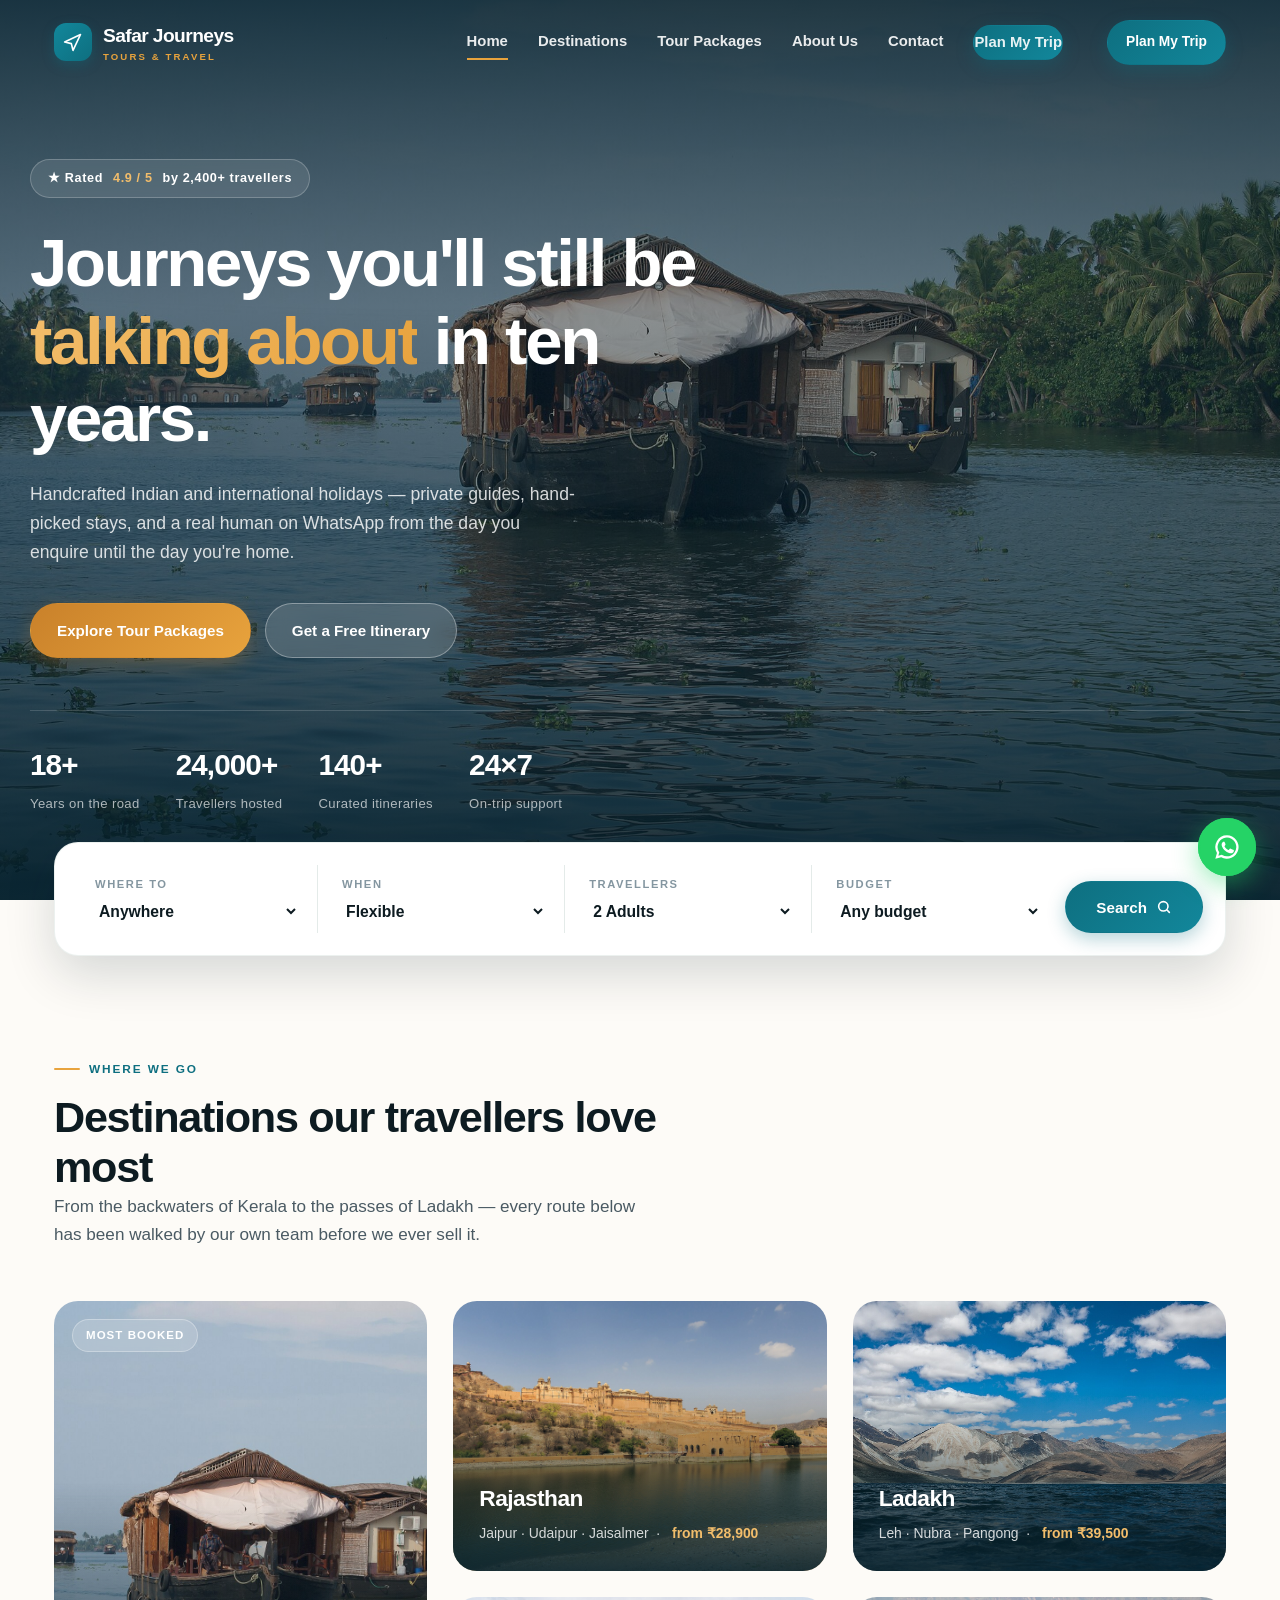
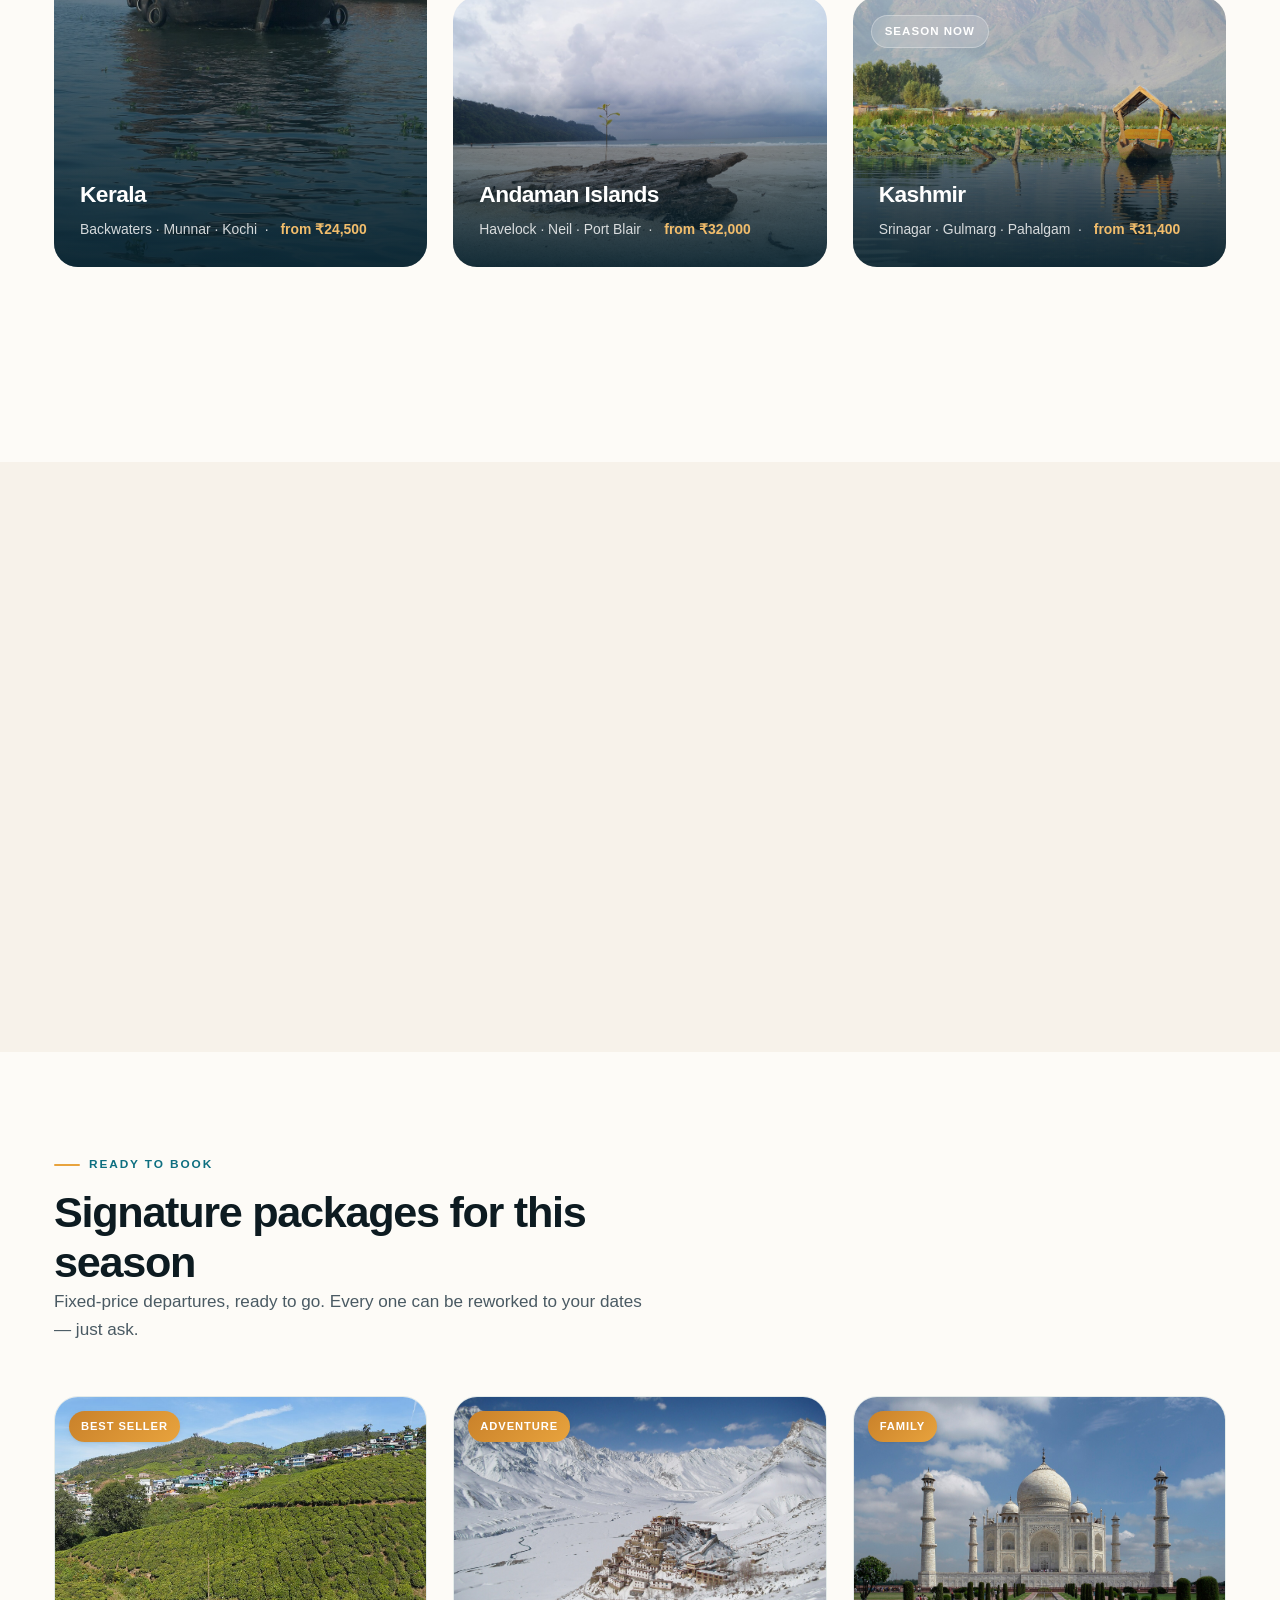
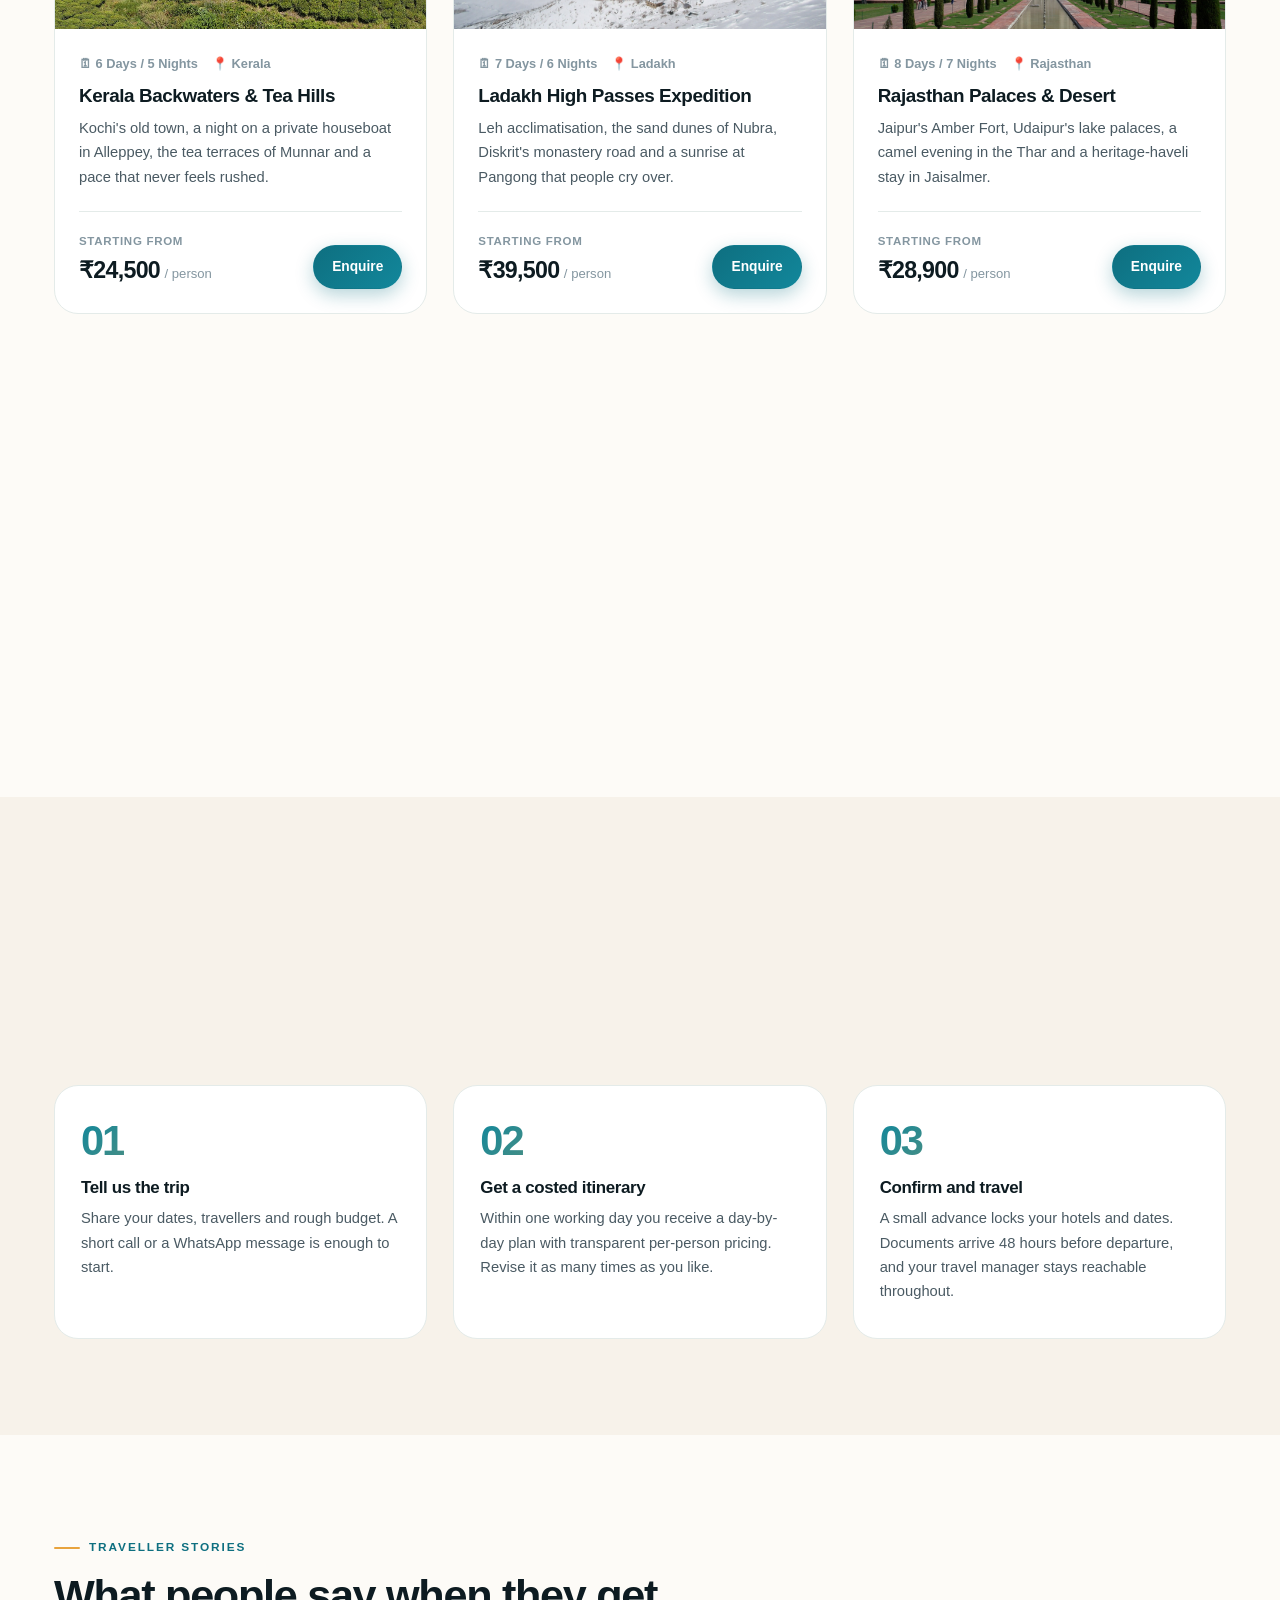
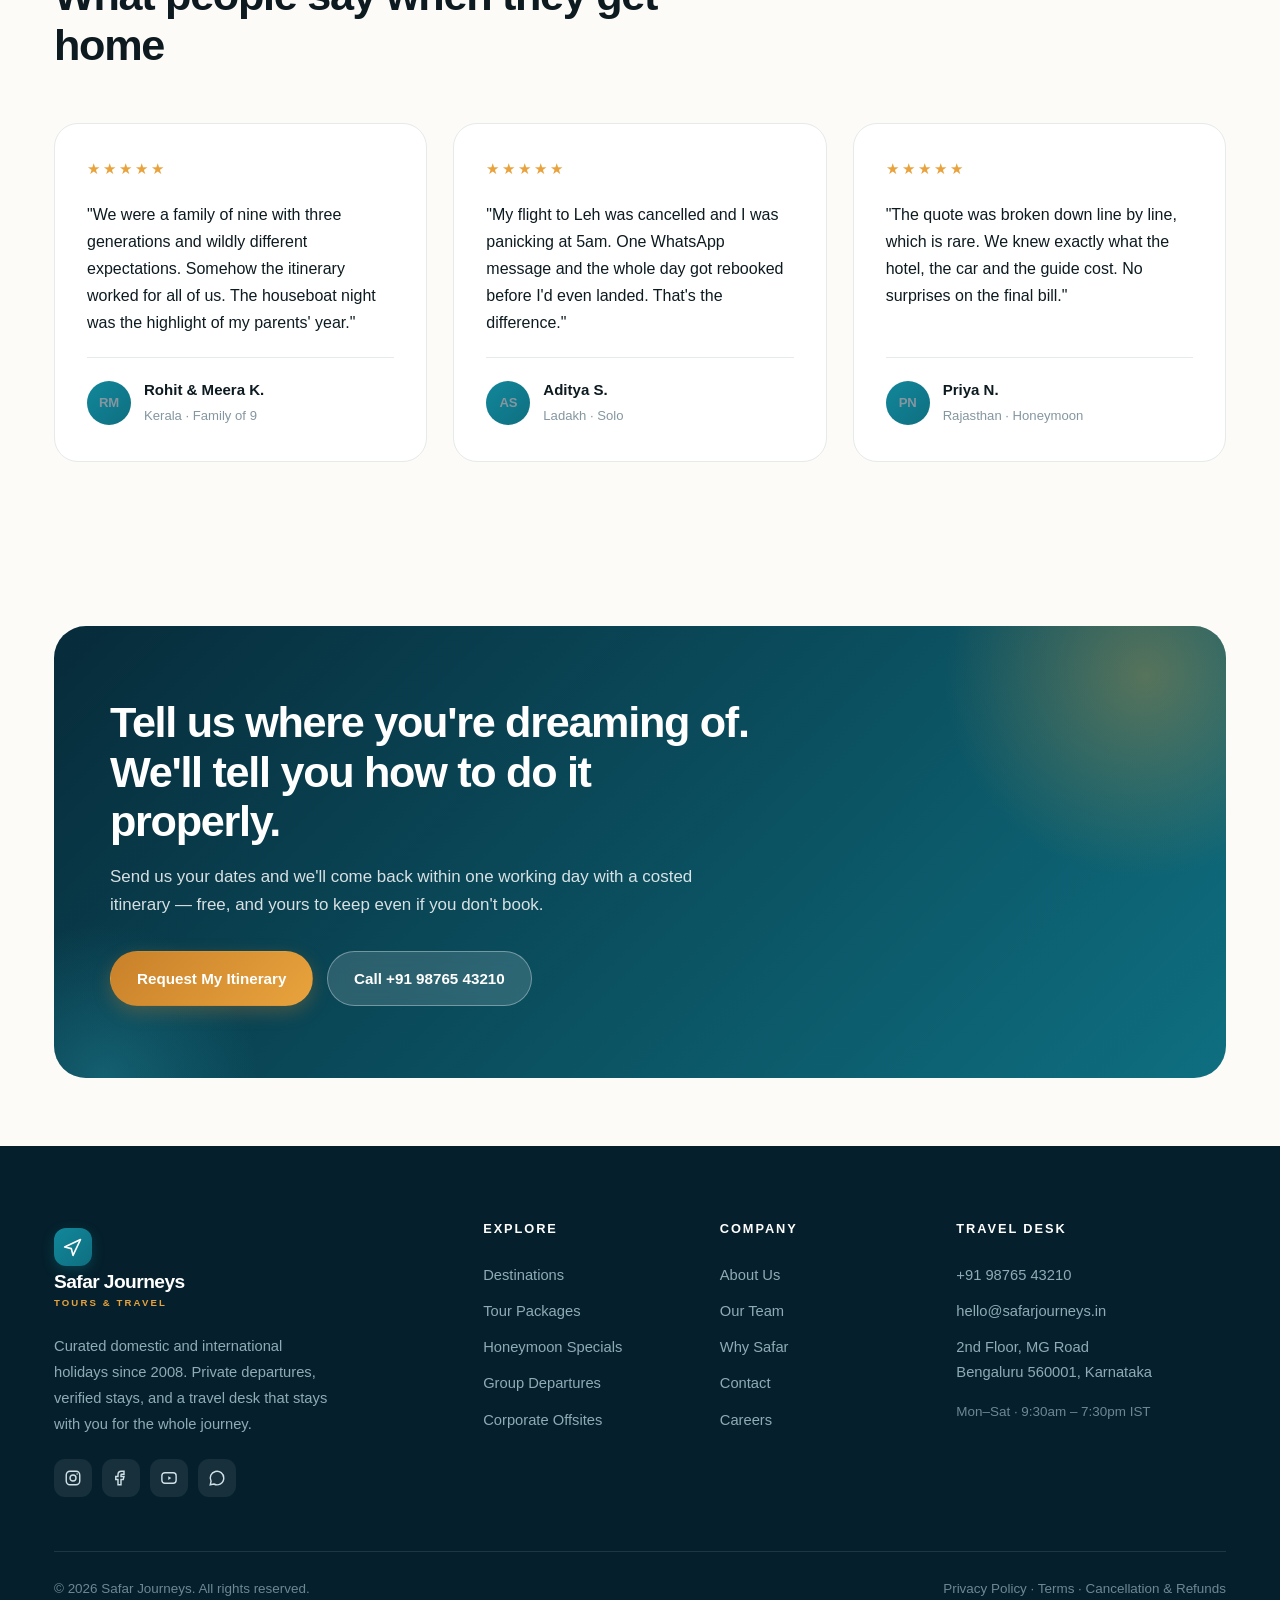
<file: index.html>
<!DOCTYPE html>
<html lang="en">
<head>
<meta charset="utf-8">
<meta name="viewport" content="width=device-width, initial-scale=1">
<title>Safar Journeys — Curated Tours & Holidays Across India and Beyond</title>
<meta name="description" content="Safar Journeys designs private, handcrafted holidays across India and overseas. Small groups, verified hotels, 24×7 on-trip support. Request a tailored itinerary.">
<link rel="icon" href="data:image/svg+xml,%3Csvg xmlns='http://www.w3.org/2000/svg' viewBox='0 0 24 24'%3E%3Crect width='24' height='24' rx='6' fill='%230e6f80'/%3E%3Cpath d='M4 12l16-7-7 16-2-7-7-2z' fill='%23fff'/%3E%3C/svg%3E">

<!-- social / link preview -->
<meta property="og:type" content="website">
<meta property="og:site_name" content="Safar Journeys">
<meta property="og:title" content="Safar Journeys — Curated Tours &amp; Holidays">
<meta property="og:description" content="Handcrafted Indian and international holidays. Private guides, hand-picked stays, a real human on WhatsApp from enquiry to homecoming.">
<meta property="og:image" content="assets/img/kerala.jpg">
<meta property="og:url" content="https://anirudh010513.github.io/safar-journeys/">
<meta name="twitter:card" content="summary_large_image">
<meta name="theme-color" content="#072b3a">

<link rel="stylesheet" href="assets/css/style.css">
</head>
<body>

<!-- ===================== HEADER ===================== -->
<header class="header">
  <div class="wrap header__row">
    <a class="brand" href="index.html">
      <span class="brand__mark">
        <svg width="20" height="20" viewBox="0 0 24 24" fill="none" stroke="currentColor" stroke-width="2" stroke-linecap="round" stroke-linejoin="round"><path d="M2 12l19-9-9 19-2-8-8-2z"/></svg>
      </span>
      <span>Safar Journeys<span class="brand__sub">Tours &amp; Travel</span></span>
    </a>

    <nav class="nav">
      <a href="index.html" class="active">Home</a>
      <a href="destinations.html">Destinations</a>
      <a href="packages.html">Tour Packages</a>
      <a href="about.html">About Us</a>
      <a href="contact.html">Contact</a>
      <a href="contact.html" class="btn btn--primary btn--sm">Plan My Trip</a>
    </nav>

    <a href="contact.html" class="btn btn--primary btn--sm header__cta">Plan My Trip</a>
    <button class="burger" aria-label="Menu"><span></span><span></span><span></span></button>
  </div>
</header>

<!-- ===================== HERO ===================== -->
<section class="hero">
  <div class="hero__media">
    <img src="assets/img/kerala.jpg" alt="Houseboat drifting through the backwaters of Kerala at golden hour" fetchpriority="high">
  </div>
  <div class="wrap hero__inner">
    <span class="hero__badge">★ Rated <b>4.9 / 5</b> by 2,400+ travellers</span>

    <h1>Journeys you'll still be <em>talking about</em> in ten years.</h1>

    <p class="hero__text">
      Handcrafted Indian and international holidays — private guides, hand-picked stays,
      and a real human on WhatsApp from the day you enquire until the day you're home.
    </p>

    <div class="hero__actions">
      <a href="packages.html" class="btn btn--sand">Explore Tour Packages</a>
      <a href="contact.html" class="btn btn--light">Get a Free Itinerary</a>
    </div>

    <div class="hero__trust">
      <div class="trust"><b data-count="18" data-suffix="+">0</b><span>Years on the road</span></div>
      <div class="trust"><b data-count="24000" data-suffix="+">0</b><span>Travellers hosted</span></div>
      <div class="trust"><b data-count="140" data-suffix="+">0</b><span>Curated itineraries</span></div>
      <div class="trust"><b>24×7</b><span>On-trip support</span></div>
    </div>
  </div>
</section>

<!-- ===================== SEARCH ===================== -->
<div class="wrap search">
  <form class="search__card" data-search>
    <div class="field">
      <label for="s-dest">Where to</label>
      <select id="s-dest" name="destination">
        <option value="">Anywhere</option>
        <option>Kerala</option>
        <option>Rajasthan</option>
        <option>Ladakh</option>
        <option>Kashmir</option>
        <option>Goa</option>
        <option>Andaman Islands</option>
        <option>Himachal Pradesh</option>
        <option>Meghalaya</option>
        <option>Bali</option>
        <option>Dubai</option>
        <option>Thailand</option>
        <option>Singapore</option>
      </select>
    </div>
    <div class="field">
      <label for="s-month">When</label>
      <select id="s-month" name="month">
        <option value="">Flexible</option>
        <option>January</option><option>February</option><option>March</option>
        <option>April</option><option>May</option><option>June</option>
        <option>July</option><option>August</option><option>September</option>
        <option>October</option><option>November</option><option>December</option>
      </select>
    </div>
    <div class="field">
      <label for="s-pax">Travellers</label>
      <select id="s-pax" name="travellers">
        <option>2 Adults</option>
        <option>1 Adult</option>
        <option>2 Adults, 1 Child</option>
        <option>4+ Adults</option>
        <option>Group / Corporate</option>
      </select>
    </div>
    <div class="field">
      <label for="s-budget">Budget</label>
      <select id="s-budget" name="budget">
        <option>Any budget</option>
        <option>Under ₹25,000 pp</option>
        <option>₹25,000 – ₹50,000 pp</option>
        <option>₹50,000 – ₹1,00,000 pp</option>
        <option>₹1,00,000+ pp</option>
      </select>
    </div>
    <button class="btn btn--primary" type="submit">
      Search
      <svg width="16" height="16" viewBox="0 0 24 24" fill="none" stroke="currentColor" stroke-width="2.4" stroke-linecap="round"><circle cx="11" cy="11" r="7"/><path d="M20 20l-3.5-3.5"/></svg>
    </button>
  </form>
</div>

<!-- ===================== DESTINATIONS ===================== -->
<section class="section">
  <div class="wrap">
    <div class="head rv">
      <span class="eyebrow">Where we go</span>
      <h2>Destinations our travellers love most</h2>
      <p class="lead">From the backwaters of Kerala to the passes of Ladakh — every route below has been walked by our own team before we ever sell it.</p>
    </div>

    <div class="grid grid--3">
      <a href="destinations.html" class="dest dest--tall rv">
        <img src="assets/img/kerala.jpg" alt="Kerala backwaters">
        <span class="dest__tag">Most Booked</span>
        <div class="dest__ov">
          <div class="dest__t">Kerala</div>
          <div class="dest__m">Backwaters · Munnar · Kochi &nbsp;·&nbsp; <span class="dest__price">from ₹24,500</span></div>
        </div>
      </a>

      <a href="destinations.html" class="dest rv">
        <img src="assets/img/rajasthan.jpg" alt="Amber Fort, Jaipur">
        <div class="dest__ov">
          <div class="dest__t">Rajasthan</div>
          <div class="dest__m">Jaipur · Udaipur · Jaisalmer &nbsp;·&nbsp; <span class="dest__price">from ₹28,900</span></div>
        </div>
      </a>

      <a href="destinations.html" class="dest rv">
        <img src="assets/img/ladakh.jpg" alt="Pangong Lake, Ladakh">
        <div class="dest__ov">
          <div class="dest__t">Ladakh</div>
          <div class="dest__m">Leh · Nubra · Pangong &nbsp;·&nbsp; <span class="dest__price">from ₹39,500</span></div>
        </div>
      </a>

      <a href="destinations.html" class="dest rv">
        <img src="assets/img/andaman.jpg" alt="Radhanagar Beach, Andaman Islands">
        <div class="dest__ov">
          <div class="dest__t">Andaman Islands</div>
          <div class="dest__m">Havelock · Neil · Port Blair &nbsp;·&nbsp; <span class="dest__price">from ₹32,000</span></div>
        </div>
      </a>

      <a href="destinations.html" class="dest rv">
        <img src="assets/img/kashmir.jpg" alt="Dal Lake, Kashmir">
        <span class="dest__tag">Season Now</span>
        <div class="dest__ov">
          <div class="dest__t">Kashmir</div>
          <div class="dest__m">Srinagar · Gulmarg · Pahalgam &nbsp;·&nbsp; <span class="dest__price">from ₹31,400</span></div>
        </div>
      </a>
    </div>

    <div style="text-align:center;margin-top:44px" class="rv">
      <a href="destinations.html" class="btn btn--ghost">See all 18 destinations</a>
    </div>
  </div>
</section>

<!-- ===================== WHY US ===================== -->
<section class="section section--cream">
  <div class="wrap">
    <div class="head head--center rv">
      <span class="eyebrow" style="justify-content:center">Why Safar</span>
      <h2>Big-agency reach. Small-desk care.</h2>
      <p class="lead">No call centres, no scripted transfers. You get one travel desk that knows your name, your dates and your dietary preferences.</p>
    </div>

    <div class="grid grid--4">
      <div class="feat rv">
        <span class="feat__ic">
          <svg width="24" height="24" viewBox="0 0 24 24" fill="none" stroke="currentColor" stroke-width="1.9" stroke-linecap="round" stroke-linejoin="round"><path d="M12 3l7 4v5c0 4.4-3 8.2-7 9-4-.8-7-4.6-7-9V7l7-4z"/><path d="M9 12l2 2 4-4"/></svg>
        </span>
        <div>
          <h3>Handcrafted, never templated</h3>
          <p>Every itinerary is built from scratch around your dates, pace and budget — not pulled off a shelf.</p>
        </div>
      </div>

      <div class="feat rv">
        <span class="feat__ic">
          <svg width="24" height="24" viewBox="0 0 24 24" fill="none" stroke="currentColor" stroke-width="1.9" stroke-linecap="round" stroke-linejoin="round"><path d="M12 2l2.6 6.4L21 9.6l-4.8 4.3L17.5 21 12 17.4 6.5 21l1.3-7.1L3 9.6l6.4-1.2L12 2z"/></svg>
        </span>
        <div>
          <h3>Stays we've actually slept in</h3>
          <p>We inspect every hotel, houseboat and homestay on the list. If it isn't good enough for us, it never reaches you.</p>
        </div>
      </div>

      <div class="feat rv">
        <span class="feat__ic">
          <svg width="24" height="24" viewBox="0 0 24 24" fill="none" stroke="currentColor" stroke-width="1.9" stroke-linecap="round" stroke-linejoin="round"><circle cx="12" cy="12" r="9"/><path d="M12 7v5l3.5 2"/></svg>
        </span>
        <div>
          <h3>A desk that answers, 24×7</h3>
          <p>WhatsApp your travel manager at 2am from a delayed flight. Someone who knows your booking replies.</p>
        </div>
      </div>

      <div class="feat rv">
        <span class="feat__ic">
          <svg width="24" height="24" viewBox="0 0 24 24" fill="none" stroke="currentColor" stroke-width="1.9" stroke-linecap="round" stroke-linejoin="round"><path d="M4 7h16M4 12h16M4 17h10"/><circle cx="18.5" cy="17" r="2.5"/></svg>
        </span>
        <div>
          <h3>Costed openly</h3>
          <p>Line-by-line pricing on every quote. You see exactly what hotels, transport and experiences cost — no hidden markups.</p>
        </div>
      </div>
    </div>
  </div>
</section>

<!-- ===================== PACKAGES ===================== -->
<section class="section">
  <div class="wrap">
    <div class="head rv">
      <span class="eyebrow">Ready to book</span>
      <h2>Signature packages for this season</h2>
      <p class="lead">Fixed-price departures, ready to go. Every one can be reworked to your dates — just ask.</p>
    </div>

    <div class="grid grid--3">
      <article class="card rv">
        <div class="card__img">
          <span class="card__ribbon">Best Seller</span>
          <img src="assets/img/munnar.jpg" alt="Tea plantations in Munnar, Kerala">
        </div>
        <div class="card__body">
          <div class="card__meta">
            <span>🗓 6 Days / 5 Nights</span>
            <span>📍 Kerala</span>
          </div>
          <h3>Kerala Backwaters &amp; Tea Hills</h3>
          <p class="card__desc">Kochi's old town, a night on a private houseboat in Alleppey, the tea terraces of Munnar and a pace that never feels rushed.</p>
          <div class="card__foot">
            <div class="price">
              <small>Starting from</small>
              <b>₹24,500</b> <u>/ person</u>
            </div>
            <a href="contact.html?destination=Kerala" class="btn btn--primary btn--sm">Enquire</a>
          </div>
        </div>
      </article>

      <article class="card rv">
        <div class="card__img">
          <span class="card__ribbon">Adventure</span>
          <img src="assets/img/spiti.jpg" alt="Key Monastery, Spiti Valley">
        </div>
        <div class="card__body">
          <div class="card__meta">
            <span>🗓 7 Days / 6 Nights</span>
            <span>📍 Ladakh</span>
          </div>
          <h3>Ladakh High Passes Expedition</h3>
          <p class="card__desc">Leh acclimatisation, the sand dunes of Nubra, Diskrit's monastery road and a sunrise at Pangong that people cry over.</p>
          <div class="card__foot">
            <div class="price">
              <small>Starting from</small>
              <b>₹39,500</b> <u>/ person</u>
            </div>
            <a href="contact.html?destination=Ladakh" class="btn btn--primary btn--sm">Enquire</a>
          </div>
        </div>
      </article>

      <article class="card rv">
        <div class="card__img">
          <span class="card__ribbon">Family</span>
          <img src="assets/img/agra.jpg" alt="Taj Mahal, Agra">
        </div>
        <div class="card__body">
          <div class="card__meta">
            <span>🗓 8 Days / 7 Nights</span>
            <span>📍 Rajasthan</span>
          </div>
          <h3>Rajasthan Palaces &amp; Desert</h3>
          <p class="card__desc">Jaipur's Amber Fort, Udaipur's lake palaces, a camel evening in the Thar and a heritage-haveli stay in Jaisalmer.</p>
          <div class="card__foot">
            <div class="price">
              <small>Starting from</small>
              <b>₹28,900</b> <u>/ person</u>
            </div>
            <a href="contact.html?destination=Rajasthan" class="btn btn--primary btn--sm">Enquire</a>
          </div>
        </div>
      </article>
    </div>

    <div style="text-align:center;margin-top:44px" class="rv">
      <a href="packages.html" class="btn btn--ghost">Browse all packages</a>
    </div>
  </div>
</section>

<!-- ===================== STATS ===================== -->
<section class="section section--tight">
  <div class="wrap">
    <div class="band rv">
      <div><b data-count="98" data-suffix="%">0</b><span>Would travel with us again</span></div>
      <div><b data-count="4.9">0</b><span>Average trip rating</span></div>
      <div><b data-count="140" data-suffix="+">0</b><span>Itineraries designed</span></div>
      <div><b data-count="45" data-suffix="+">0</b><span>Partner hotels &amp; DMCs</span></div>
    </div>
  </div>
</section>

<!-- ===================== HOW IT WORKS ===================== -->
<section class="section section--cream">
  <div class="wrap">
    <div class="head head--center rv">
      <span class="eyebrow" style="justify-content:center">How it works</span>
      <h2>From "we're thinking of going" to boarding pass in three steps</h2>
    </div>

    <div class="grid grid--3">
      <div class="step rv">
        <div class="step__n">01</div>
        <h3>Tell us the trip</h3>
        <p>Share your dates, travellers and rough budget. A short call or a WhatsApp message is enough to start.</p>
      </div>
      <div class="step rv">
        <div class="step__n">02</div>
        <h3>Get a costed itinerary</h3>
        <p>Within one working day you receive a day-by-day plan with transparent per-person pricing. Revise it as many times as you like.</p>
      </div>
      <div class="step rv">
        <div class="step__n">03</div>
        <h3>Confirm and travel</h3>
        <p>A small advance locks your hotels and dates. Documents arrive 48 hours before departure, and your travel manager stays reachable throughout.</p>
      </div>
    </div>
  </div>
</section>

<!-- ===================== TESTIMONIALS ===================== -->
<section class="section">
  <div class="wrap">
    <div class="head rv">
      <span class="eyebrow">Traveller stories</span>
      <h2>What people say when they get home</h2>
    </div>

    <div class="grid grid--3">
      <div class="quote rv">
        <div class="quote__stars">★★★★★</div>
        <p>"We were a family of nine with three generations and wildly different expectations. Somehow the itinerary worked for all of us. The houseboat night was the highlight of my parents' year."</p>
        <div class="quote__who">
          <span class="avatar">RM</span>
          <div><b>Rohit &amp; Meera K.</b><span>Kerala · Family of 9</span></div>
        </div>
      </div>

      <div class="quote rv">
        <div class="quote__stars">★★★★★</div>
        <p>"My flight to Leh was cancelled and I was panicking at 5am. One WhatsApp message and the whole day got rebooked before I'd even landed. That's the difference."</p>
        <div class="quote__who">
          <span class="avatar">AS</span>
          <div><b>Aditya S.</b><span>Ladakh · Solo</span></div>
        </div>
      </div>

      <div class="quote rv">
        <div class="quote__stars">★★★★★</div>
        <p>"The quote was broken down line by line, which is rare. We knew exactly what the hotel, the car and the guide cost. No surprises on the final bill."</p>
        <div class="quote__who">
          <span class="avatar">PN</span>
          <div><b>Priya N.</b><span>Rajasthan · Honeymoon</span></div>
        </div>
      </div>
    </div>
  </div>
</section>

<!-- ===================== CTA ===================== -->
<section class="section section--tight">
  <div class="wrap">
    <div class="cta rv">
      <div class="cta__in">
        <h2>Tell us where you're dreaming of. We'll tell you how to do it properly.</h2>
        <p>Send us your dates and we'll come back within one working day with a costed itinerary — free, and yours to keep even if you don't book.</p>
        <div class="cta__actions">
          <a href="contact.html" class="btn btn--sand">Request My Itinerary</a>
          <a href="tel:+919876543210" class="btn btn--light">Call +91 98765 43210</a>
        </div>
      </div>
    </div>
  </div>
</section>

<!-- ===================== FOOTER ===================== -->
<footer class="footer">
  <div class="wrap">
    <div class="footer__grid">
      <div>
        <a class="brand" href="index.html">
          <span class="brand__mark">
            <svg width="20" height="20" viewBox="0 0 24 24" fill="none" stroke="currentColor" stroke-width="2" stroke-linecap="round" stroke-linejoin="round"><path d="M2 12l19-9-9 19-2-8-8-2z"/></svg>
          </span>
          <span>Safar Journeys<span class="brand__sub">Tours &amp; Travel</span></span>
        </a>
        <p class="footer__about">Curated domestic and international holidays since 2008. Private departures, verified stays, and a travel desk that stays with you for the whole journey.</p>
        <div class="social">
          <a href="#" aria-label="Instagram"><svg width="18" height="18" viewBox="0 0 24 24" fill="none" stroke="currentColor" stroke-width="1.9"><rect x="3" y="3" width="18" height="18" rx="5"/><circle cx="12" cy="12" r="4"/><circle cx="17.5" cy="6.5" r="1" fill="currentColor" stroke="none"/></svg></a>
          <a href="#" aria-label="Facebook"><svg width="18" height="18" viewBox="0 0 24 24" fill="none" stroke="currentColor" stroke-width="1.9"><path d="M15 3h-2.5A4.5 4.5 0 008 7.5V10H5v4h3v7h4v-7h3l1-4h-4V8a1 1 0 011-1h3V3z"/></svg></a>
          <a href="#" aria-label="YouTube"><svg width="18" height="18" viewBox="0 0 24 24" fill="none" stroke="currentColor" stroke-width="1.9"><rect x="2.5" y="5" width="19" height="14" rx="4"/><path d="M11 9.5l4 2.5-4 2.5v-5z" fill="currentColor" stroke="none"/></svg></a>
          <a href="#" aria-label="WhatsApp"><svg width="18" height="18" viewBox="0 0 24 24" fill="none" stroke="currentColor" stroke-width="1.9"><path d="M21 12a9 9 0 01-13.2 8L3 21l1.1-4.7A9 9 0 1121 12z"/></svg></a>
        </div>
      </div>

      <div>
        <h4>Explore</h4>
        <a href="destinations.html">Destinations</a>
        <a href="packages.html">Tour Packages</a>
        <a href="packages.html">Honeymoon Specials</a>
        <a href="packages.html">Group Departures</a>
        <a href="packages.html">Corporate Offsites</a>
      </div>

      <div>
        <h4>Company</h4>
        <a href="about.html">About Us</a>
        <a href="about.html">Our Team</a>
        <a href="about.html">Why Safar</a>
        <a href="contact.html">Contact</a>
        <a href="contact.html">Careers</a>
      </div>

      <div>
        <h4>Travel Desk</h4>
        <a href="tel:+919876543210">+91 98765 43210</a>
        <a href="mailto:hello@safarjourneys.in">hello@safarjourneys.in</a>
        <p style="padding:6px 0;line-height:1.7">2nd Floor, MG Road<br>Bengaluru 560001, Karnataka</p>
        <p style="padding-top:10px;font-size:.84rem;color:#6d8894">Mon–Sat · 9:30am – 7:30pm IST</p>
      </div>
    </div>

    <div class="footer__bar">
      <span>© <span data-year>2026</span> Safar Journeys. All rights reserved.</span>
      <span>Privacy Policy · Terms · Cancellation &amp; Refunds</span>
    </div>
  </div>
</footer>

<a href="https://wa.me/919876543210" class="wa" aria-label="Chat on WhatsApp">
  <svg width="28" height="28" viewBox="0 0 24 24" fill="currentColor"><path d="M12 2a10 10 0 00-8.6 15.1L2 22l5-1.3A10 10 0 1012 2zm0 18a8 8 0 01-4.1-1.1l-.3-.2-3 .8.8-2.9-.2-.3A8 8 0 1112 20zm4.5-5.9c-.2-.1-1.4-.7-1.6-.8-.2-.1-.4-.1-.5.1-.2.2-.6.8-.8 1-.1.2-.3.2-.5.1a6.5 6.5 0 01-1.9-1.2 7.2 7.2 0 01-1.3-1.7c-.1-.2 0-.4.1-.5l.4-.5c.1-.2.2-.3.3-.5v-.4c0-.1-.5-1.3-.7-1.7-.2-.5-.4-.4-.5-.4h-.5c-.2 0-.5.1-.7.3-.2.3-.9.9-.9 2.2s.9 2.5 1 2.7c.1.2 1.8 2.8 4.4 3.9 2.6 1 2.6.7 3.1.6.5 0 1.6-.6 1.8-1.3.2-.6.2-1.2.2-1.3-.1-.2-.3-.2-.5-.3z"/></svg>
</a>

<script src="assets/js/main.js"></script>
</body>
</html>
</file>
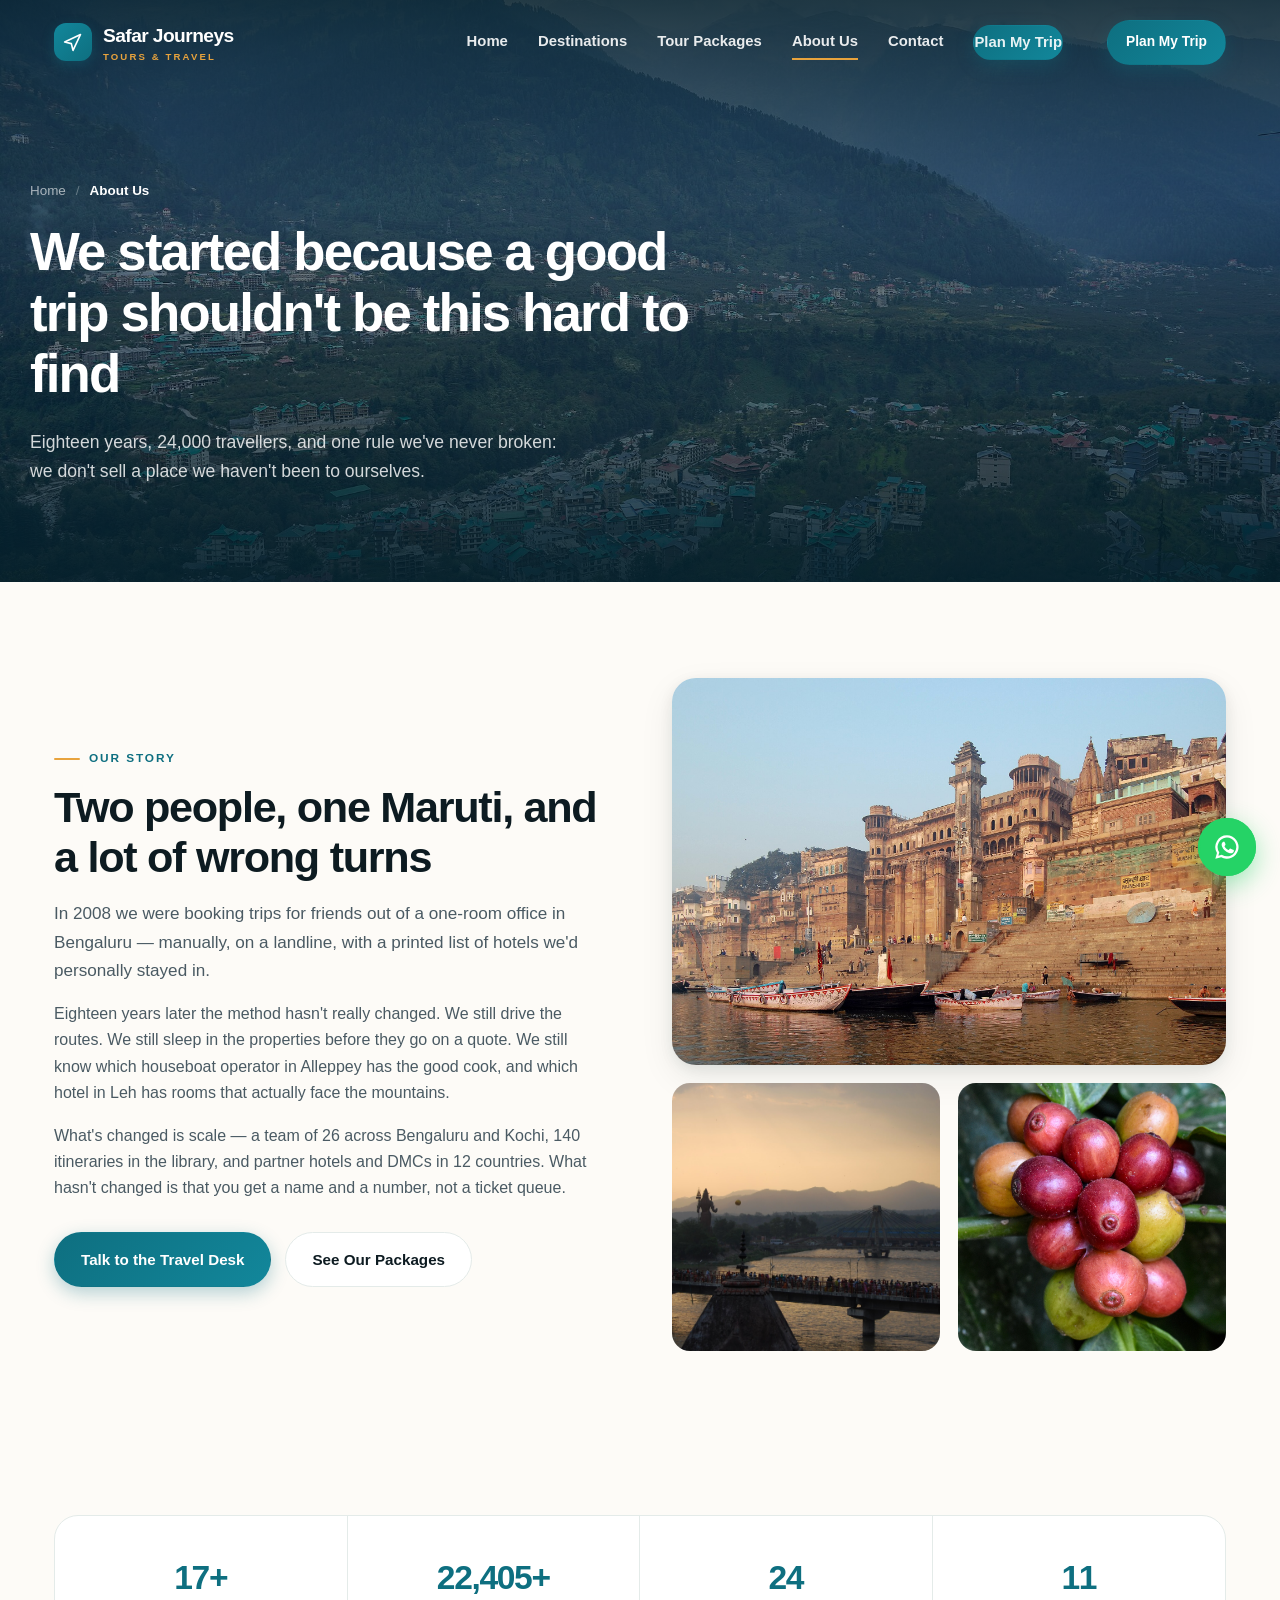
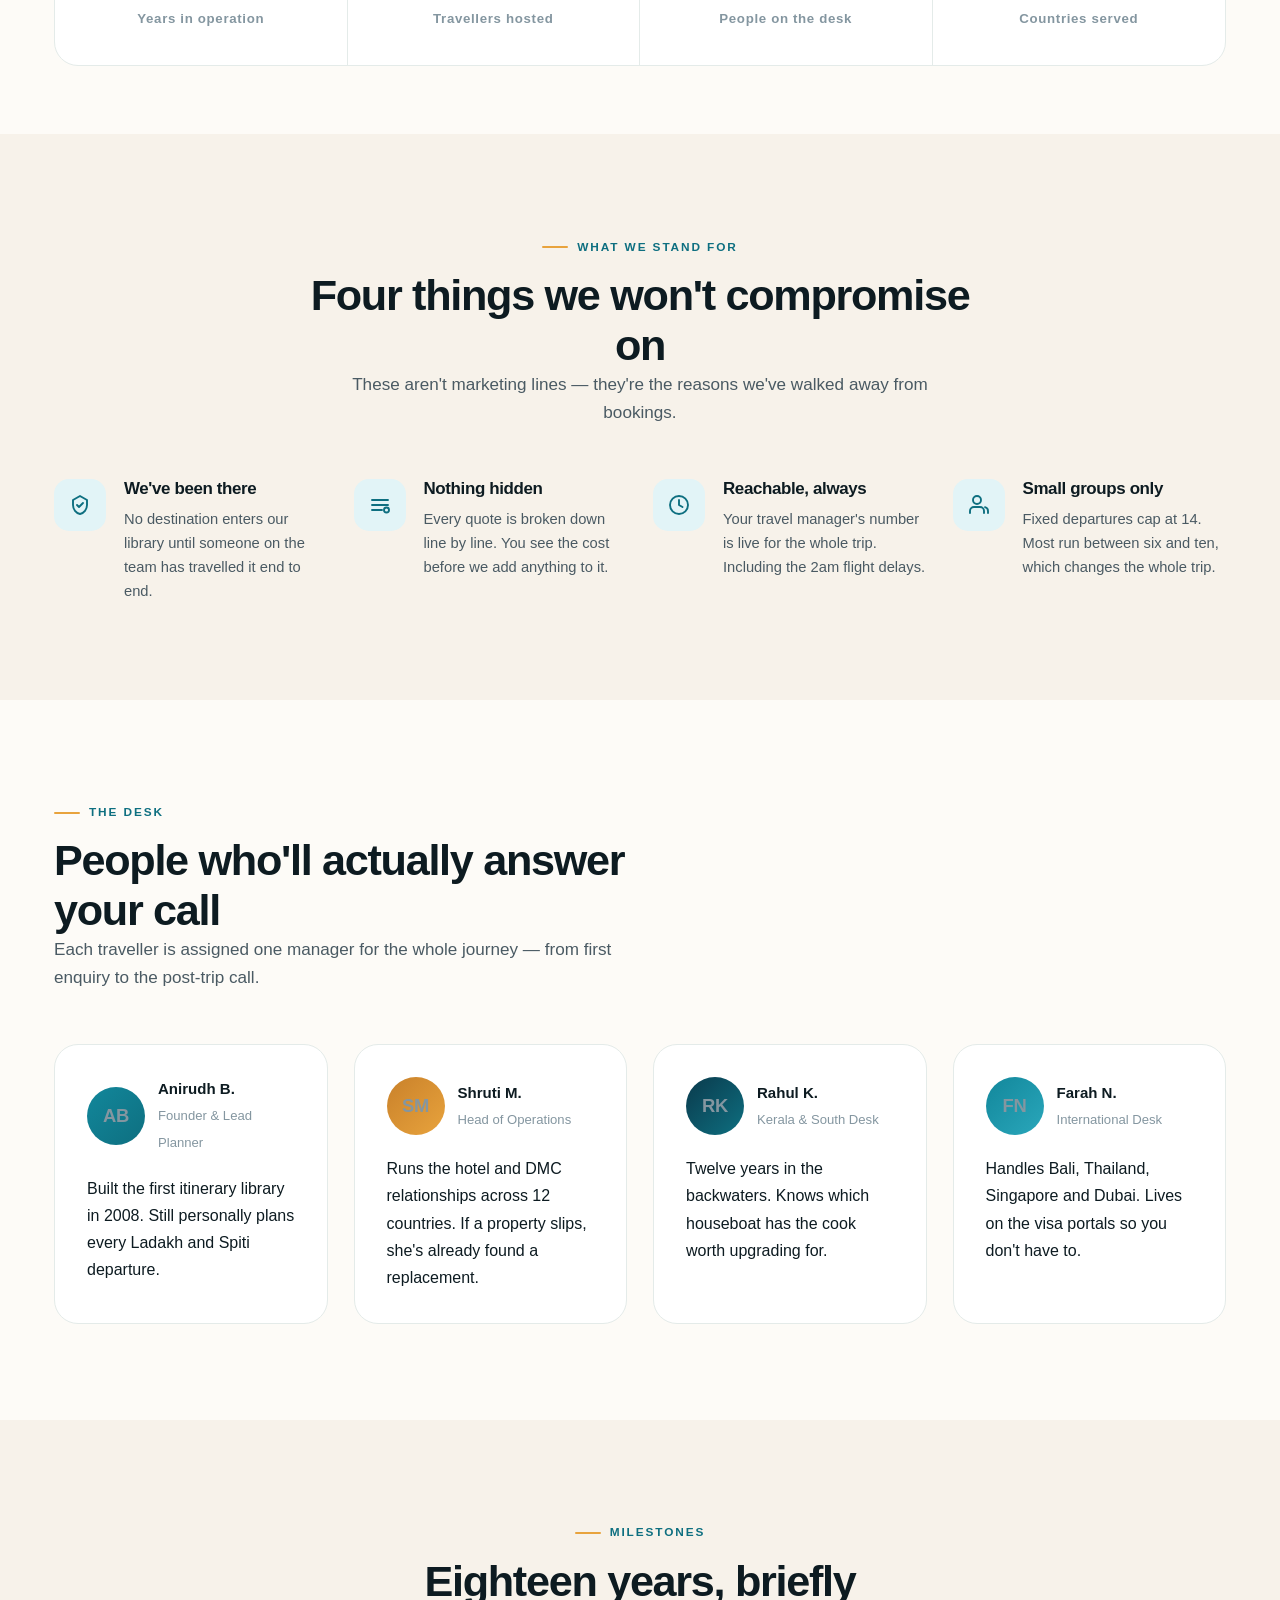
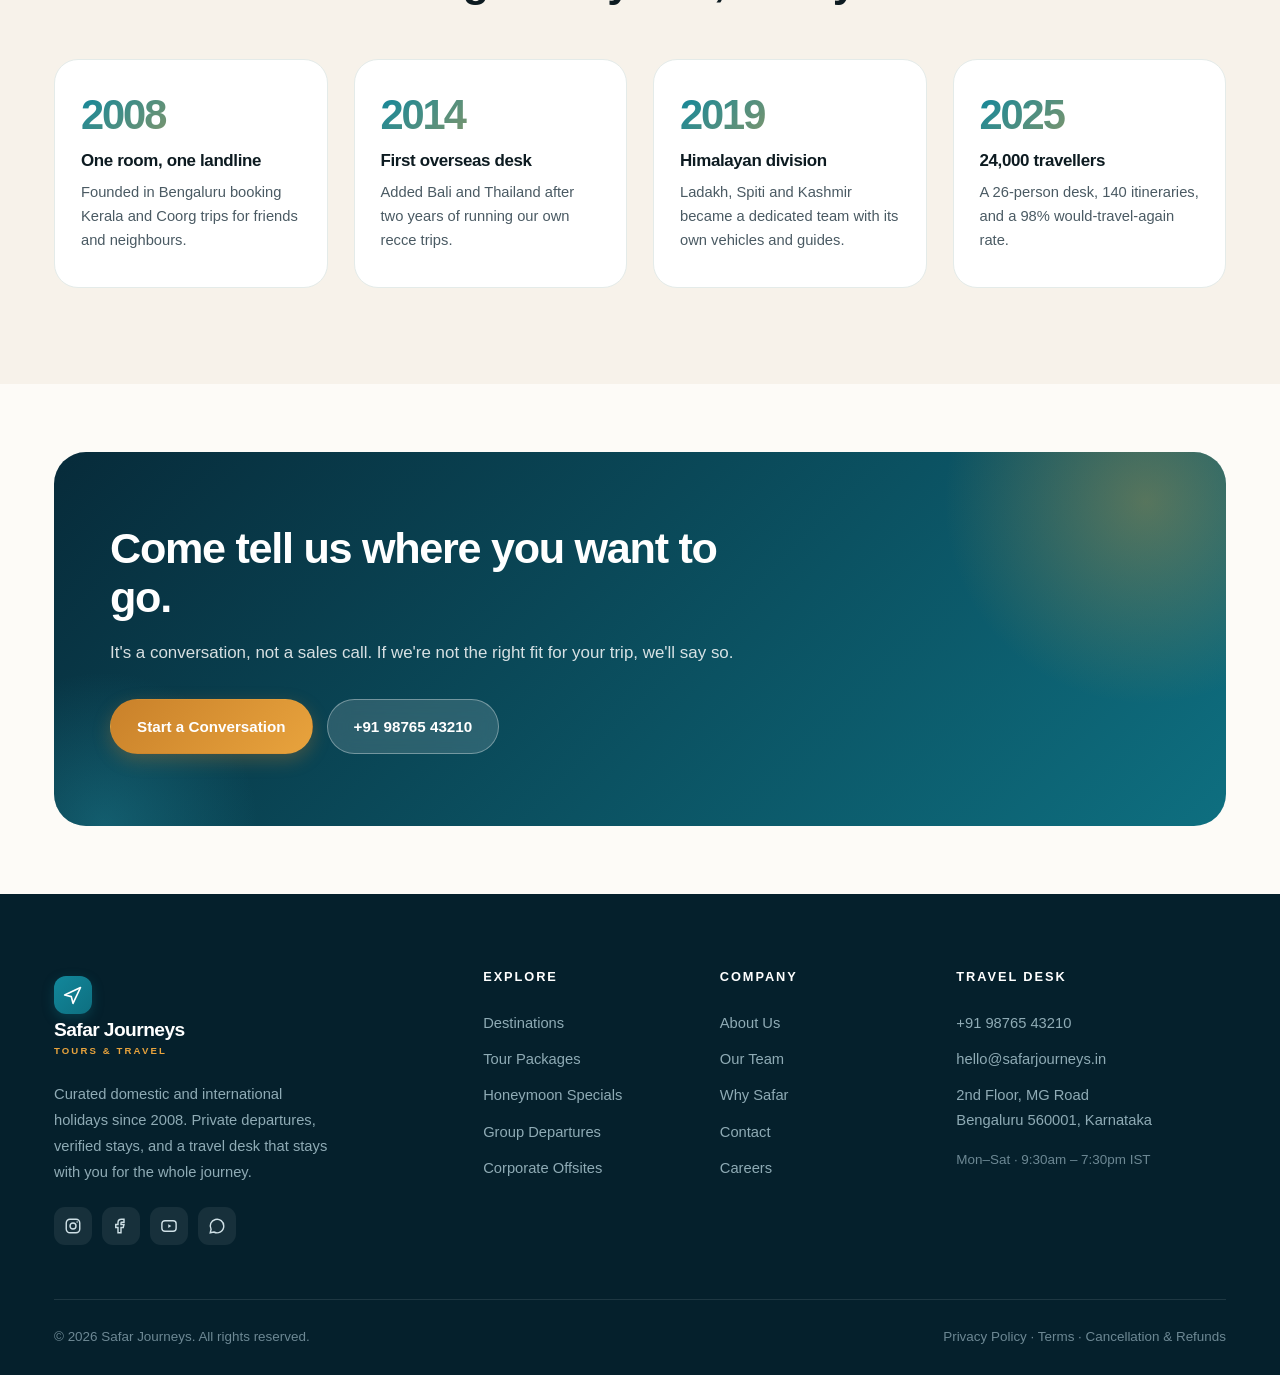
<file: about.html>
<!DOCTYPE html>
<html lang="en">
<head>
<meta charset="utf-8">
<meta name="viewport" content="width=device-width, initial-scale=1">
<title>About Us — Safar Journeys</title>
<meta name="description" content="Safar Journeys has been designing handcrafted Indian and international holidays since 2008. Meet the travel desk behind 24,000+ trips.">
<link rel="icon" href="data:image/svg+xml,%3Csvg xmlns='http://www.w3.org/2000/svg' viewBox='0 0 24 24'%3E%3Crect width='24' height='24' rx='6' fill='%230e6f80'/%3E%3Cpath d='M4 12l16-7-7 16-2-7-7-2z' fill='%23fff'/%3E%3C/svg%3E">
<link rel="stylesheet" href="assets/css/style.css">
</head>
<body>

<header class="header scrolled">
  <div class="wrap header__row">
    <a class="brand" href="index.html">
      <span class="brand__mark">
        <svg width="20" height="20" viewBox="0 0 24 24" fill="none" stroke="currentColor" stroke-width="2" stroke-linecap="round" stroke-linejoin="round"><path d="M2 12l19-9-9 19-2-8-8-2z"/></svg>
      </span>
      <span>Safar Journeys<span class="brand__sub">Tours &amp; Travel</span></span>
    </a>
    <nav class="nav">
      <a href="index.html">Home</a>
      <a href="destinations.html">Destinations</a>
      <a href="packages.html">Tour Packages</a>
      <a href="about.html" class="active">About Us</a>
      <a href="contact.html">Contact</a>
      <a href="contact.html" class="btn btn--primary btn--sm">Plan My Trip</a>
    </nav>
    <a href="contact.html" class="btn btn--primary btn--sm header__cta">Plan My Trip</a>
    <button class="burger" aria-label="Menu"><span></span><span></span><span></span></button>
  </div>
</header>

<section class="hero hero--page">
  <div class="hero__media">
    <img src="assets/img/himachal.jpg" alt="Himalayan valley">
  </div>
  <div class="wrap hero__inner">
    <div class="crumbs"><a href="index.html">Home</a><i>/</i><b>About Us</b></div>
    <h1>We started because a good trip shouldn't be this hard to find</h1>
    <p class="hero__text">Eighteen years, 24,000 travellers, and one rule we've never broken: we don't sell a place we haven't been to ourselves.</p>
  </div>
</section>

<!-- ===================== STORY ===================== -->
<section class="section">
  <div class="wrap">
    <div class="grid grid--2" style="gap:64px;align-items:center">
      <div class="rv">
        <span class="eyebrow">Our story</span>
        <h2>Two people, one Maruti, and a lot of wrong turns</h2>
        <p class="lead" style="margin-top:18px">
          In 2008 we were booking trips for friends out of a one-room office in Bengaluru — manually, on a landline,
          with a printed list of hotels we'd personally stayed in.
        </p>
        <p style="margin-top:16px">
          Eighteen years later the method hasn't really changed. We still drive the routes. We still sleep in the properties
          before they go on a quote. We still know which houseboat operator in Alleppey has the good cook, and which
          hotel in Leh has rooms that actually face the mountains.
        </p>
        <p style="margin-top:16px">
          What's changed is scale — a team of 26 across Bengaluru and Kochi, 140 itineraries in the library, and partner
          hotels and DMCs in 12 countries. What hasn't changed is that you get a name and a number, not a ticket queue.
        </p>
        <div class="hero__actions" style="margin-top:30px">
          <a href="contact.html" class="btn btn--primary">Talk to the Travel Desk</a>
          <a href="packages.html" class="btn btn--ghost">See Our Packages</a>
        </div>
      </div>

      <div class="rv">
        <img src="assets/img/varanasi.jpg" alt="The ghats at Varanasi" style="border-radius:24px;box-shadow:var(--shadow-md)">
        <div class="grid grid--2" style="gap:18px;margin-top:18px">
          <img src="assets/img/rishikesh.jpg" alt="Rishikesh" style="border-radius:18px;aspect-ratio:1/1;object-fit:cover">
          <img src="assets/img/coorg.jpg" alt="Coorg" style="border-radius:18px;aspect-ratio:1/1;object-fit:cover">
        </div>
      </div>
    </div>
  </div>
</section>

<!-- ===================== STATS ===================== -->
<section class="section section--tight">
  <div class="wrap">
    <div class="band rv">
      <div><b data-count="18" data-suffix="+">0</b><span>Years in operation</span></div>
      <div><b data-count="24000" data-suffix="+">0</b><span>Travellers hosted</span></div>
      <div><b data-count="26">0</b><span>People on the desk</span></div>
      <div><b data-count="12">0</b><span>Countries served</span></div>
    </div>
  </div>
</section>

<!-- ===================== VALUES ===================== -->
<section class="section section--cream">
  <div class="wrap">
    <div class="head head--center rv">
      <span class="eyebrow" style="justify-content:center">What we stand for</span>
      <h2>Four things we won't compromise on</h2>
      <p class="lead">These aren't marketing lines — they're the reasons we've walked away from bookings.</p>
    </div>

    <div class="grid grid--4">
      <div class="feat rv">
        <span class="feat__ic">
          <svg width="24" height="24" viewBox="0 0 24 24" fill="none" stroke="currentColor" stroke-width="1.9" stroke-linecap="round" stroke-linejoin="round"><path d="M12 3l7 4v5c0 4.4-3 8.2-7 9-4-.8-7-4.6-7-9V7l7-4z"/><path d="M9 12l2 2 4-4"/></svg>
        </span>
        <div>
          <h3>We've been there</h3>
          <p>No destination enters our library until someone on the team has travelled it end to end.</p>
        </div>
      </div>
      <div class="feat rv">
        <span class="feat__ic">
          <svg width="24" height="24" viewBox="0 0 24 24" fill="none" stroke="currentColor" stroke-width="1.9" stroke-linecap="round" stroke-linejoin="round"><path d="M4 7h16M4 12h16M4 17h10"/><circle cx="18.5" cy="17" r="2.5"/></svg>
        </span>
        <div>
          <h3>Nothing hidden</h3>
          <p>Every quote is broken down line by line. You see the cost before we add anything to it.</p>
        </div>
      </div>
      <div class="feat rv">
        <span class="feat__ic">
          <svg width="24" height="24" viewBox="0 0 24 24" fill="none" stroke="currentColor" stroke-width="1.9" stroke-linecap="round" stroke-linejoin="round"><circle cx="12" cy="12" r="9"/><path d="M12 7v5l3.5 2"/></svg>
        </span>
        <div>
          <h3>Reachable, always</h3>
          <p>Your travel manager's number is live for the whole trip. Including the 2am flight delays.</p>
        </div>
      </div>
      <div class="feat rv">
        <span class="feat__ic">
          <svg width="24" height="24" viewBox="0 0 24 24" fill="none" stroke="currentColor" stroke-width="1.9" stroke-linecap="round" stroke-linejoin="round"><path d="M17 20v-2a4 4 0 00-4-4H7a4 4 0 00-4 4v2"/><circle cx="10" cy="7" r="4"/><path d="M21 20v-2a4 4 0 00-3-3.9"/></svg>
        </span>
        <div>
          <h3>Small groups only</h3>
          <p>Fixed departures cap at 14. Most run between six and ten, which changes the whole trip.</p>
        </div>
      </div>
    </div>
  </div>
</section>

<!-- ===================== TEAM ===================== -->
<section class="section">
  <div class="wrap">
    <div class="head rv">
      <span class="eyebrow">The desk</span>
      <h2>People who'll actually answer your call</h2>
      <p class="lead">Each traveller is assigned one manager for the whole journey — from first enquiry to the post-trip call.</p>
    </div>

    <div class="grid grid--4">
      <div class="quote rv">
        <div class="quote__who" style="border-top:0;padding-top:0">
          <span class="avatar" style="width:58px;height:58px;font-size:1.15rem">AB</span>
          <div><b>Anirudh B.</b><span>Founder &amp; Lead Planner</span></div>
        </div>
        <p>Built the first itinerary library in 2008. Still personally plans every Ladakh and Spiti departure.</p>
      </div>

      <div class="quote rv">
        <div class="quote__who" style="border-top:0;padding-top:0">
          <span class="avatar" style="width:58px;height:58px;font-size:1.15rem;background:linear-gradient(135deg,#c9812a,#e8a33d)">SM</span>
          <div><b>Shruti M.</b><span>Head of Operations</span></div>
        </div>
        <p>Runs the hotel and DMC relationships across 12 countries. If a property slips, she's already found a replacement.</p>
      </div>

      <div class="quote rv">
        <div class="quote__who" style="border-top:0;padding-top:0">
          <span class="avatar" style="width:58px;height:58px;font-size:1.15rem;background:linear-gradient(135deg,#0a3a4c,#0e6f80)">RK</span>
          <div><b>Rahul K.</b><span>Kerala &amp; South Desk</span></div>
        </div>
        <p>Twelve years in the backwaters. Knows which houseboat has the cook worth upgrading for.</p>
      </div>

      <div class="quote rv">
        <div class="quote__who" style="border-top:0;padding-top:0">
          <span class="avatar" style="width:58px;height:58px;font-size:1.15rem;background:linear-gradient(135deg,#12879b,#2aa7bb)">FN</span>
          <div><b>Farah N.</b><span>International Desk</span></div>
        </div>
        <p>Handles Bali, Thailand, Singapore and Dubai. Lives on the visa portals so you don't have to.</p>
      </div>
    </div>
  </div>
</section>

<!-- ===================== MILESTONES ===================== -->
<section class="section section--cream">
  <div class="wrap">
    <div class="head head--center rv">
      <span class="eyebrow" style="justify-content:center">Milestones</span>
      <h2>Eighteen years, briefly</h2>
    </div>

    <div class="grid grid--4">
      <div class="step rv">
        <div class="step__n">2008</div>
        <h3>One room, one landline</h3>
        <p>Founded in Bengaluru booking Kerala and Coorg trips for friends and neighbours.</p>
      </div>
      <div class="step rv">
        <div class="step__n">2014</div>
        <h3>First overseas desk</h3>
        <p>Added Bali and Thailand after two years of running our own recce trips.</p>
      </div>
      <div class="step rv">
        <div class="step__n">2019</div>
        <h3>Himalayan division</h3>
        <p>Ladakh, Spiti and Kashmir became a dedicated team with its own vehicles and guides.</p>
      </div>
      <div class="step rv">
        <div class="step__n">2025</div>
        <h3>24,000 travellers</h3>
        <p>A 26-person desk, 140 itineraries, and a 98% would-travel-again rate.</p>
      </div>
    </div>
  </div>
</section>

<!-- ===================== CTA ===================== -->
<section class="section section--tight">
  <div class="wrap">
    <div class="cta rv">
      <div class="cta__in">
        <h2>Come tell us where you want to go.</h2>
        <p>It's a conversation, not a sales call. If we're not the right fit for your trip, we'll say so.</p>
        <div class="cta__actions">
          <a href="contact.html" class="btn btn--sand">Start a Conversation</a>
          <a href="tel:+919876543210" class="btn btn--light">+91 98765 43210</a>
        </div>
      </div>
    </div>
  </div>
</section>

<footer class="footer">
  <div class="wrap">
    <div class="footer__grid">
      <div>
        <a class="brand" href="index.html">
          <span class="brand__mark">
            <svg width="20" height="20" viewBox="0 0 24 24" fill="none" stroke="currentColor" stroke-width="2" stroke-linecap="round" stroke-linejoin="round"><path d="M2 12l19-9-9 19-2-8-8-2z"/></svg>
          </span>
          <span>Safar Journeys<span class="brand__sub">Tours &amp; Travel</span></span>
        </a>
        <p class="footer__about">Curated domestic and international holidays since 2008. Private departures, verified stays, and a travel desk that stays with you for the whole journey.</p>
        <div class="social">
          <a href="#" aria-label="Instagram"><svg width="18" height="18" viewBox="0 0 24 24" fill="none" stroke="currentColor" stroke-width="1.9"><rect x="3" y="3" width="18" height="18" rx="5"/><circle cx="12" cy="12" r="4"/><circle cx="17.5" cy="6.5" r="1" fill="currentColor" stroke="none"/></svg></a>
          <a href="#" aria-label="Facebook"><svg width="18" height="18" viewBox="0 0 24 24" fill="none" stroke="currentColor" stroke-width="1.9"><path d="M15 3h-2.5A4.5 4.5 0 008 7.5V10H5v4h3v7h4v-7h3l1-4h-4V8a1 1 0 011-1h3V3z"/></svg></a>
          <a href="#" aria-label="YouTube"><svg width="18" height="18" viewBox="0 0 24 24" fill="none" stroke="currentColor" stroke-width="1.9"><rect x="2.5" y="5" width="19" height="14" rx="4"/><path d="M11 9.5l4 2.5-4 2.5v-5z" fill="currentColor" stroke="none"/></svg></a>
          <a href="https://wa.me/919876543210" aria-label="WhatsApp"><svg width="18" height="18" viewBox="0 0 24 24" fill="none" stroke="currentColor" stroke-width="1.9"><path d="M21 12a9 9 0 01-13.2 8L3 21l1.1-4.7A9 9 0 1121 12z"/></svg></a>
        </div>
      </div>
      <div>
        <h4>Explore</h4>
        <a href="destinations.html">Destinations</a>
        <a href="packages.html">Tour Packages</a>
        <a href="packages.html">Honeymoon Specials</a>
        <a href="packages.html">Group Departures</a>
        <a href="packages.html">Corporate Offsites</a>
      </div>
      <div>
        <h4>Company</h4>
        <a href="about.html">About Us</a>
        <a href="about.html">Our Team</a>
        <a href="about.html">Why Safar</a>
        <a href="contact.html">Contact</a>
        <a href="contact.html">Careers</a>
      </div>
      <div>
        <h4>Travel Desk</h4>
        <a href="tel:+919876543210">+91 98765 43210</a>
        <a href="mailto:hello@safarjourneys.in">hello@safarjourneys.in</a>
        <p style="padding:6px 0;line-height:1.7">2nd Floor, MG Road<br>Bengaluru 560001, Karnataka</p>
        <p style="padding-top:10px;font-size:.84rem;color:#6d8894">Mon–Sat · 9:30am – 7:30pm IST</p>
      </div>
    </div>
    <div class="footer__bar">
      <span>© <span data-year>2026</span> Safar Journeys. All rights reserved.</span>
      <span>Privacy Policy · Terms · Cancellation &amp; Refunds</span>
    </div>
  </div>
</footer>

<a href="https://wa.me/919876543210" class="wa" aria-label="Chat on WhatsApp">
  <svg width="28" height="28" viewBox="0 0 24 24" fill="currentColor"><path d="M12 2a10 10 0 00-8.6 15.1L2 22l5-1.3A10 10 0 1012 2zm0 18a8 8 0 01-4.1-1.1l-.3-.2-3 .8.8-2.9-.2-.3A8 8 0 1112 20zm4.5-5.9c-.2-.1-1.4-.7-1.6-.8-.2-.1-.4-.1-.5.1-.2.2-.6.8-.8 1-.1.2-.3.2-.5.1a6.5 6.5 0 01-1.9-1.2 7.2 7.2 0 01-1.3-1.7c-.1-.2 0-.4.1-.5l.4-.5c.1-.2.2-.3.3-.5v-.4c0-.1-.5-1.3-.7-1.7-.2-.5-.4-.4-.5-.4h-.5c-.2 0-.5.1-.7.3-.2.3-.9.9-.9 2.2s.9 2.5 1 2.7c.1.2 1.8 2.8 4.4 3.9 2.6 1 2.6.7 3.1.6.5 0 1.6-.6 1.8-1.3.2-.6.2-1.2.2-1.3-.1-.2-.3-.2-.5-.3z"/></svg>
</a>

<script src="assets/js/main.js"></script>
</body>
</html>
</file>
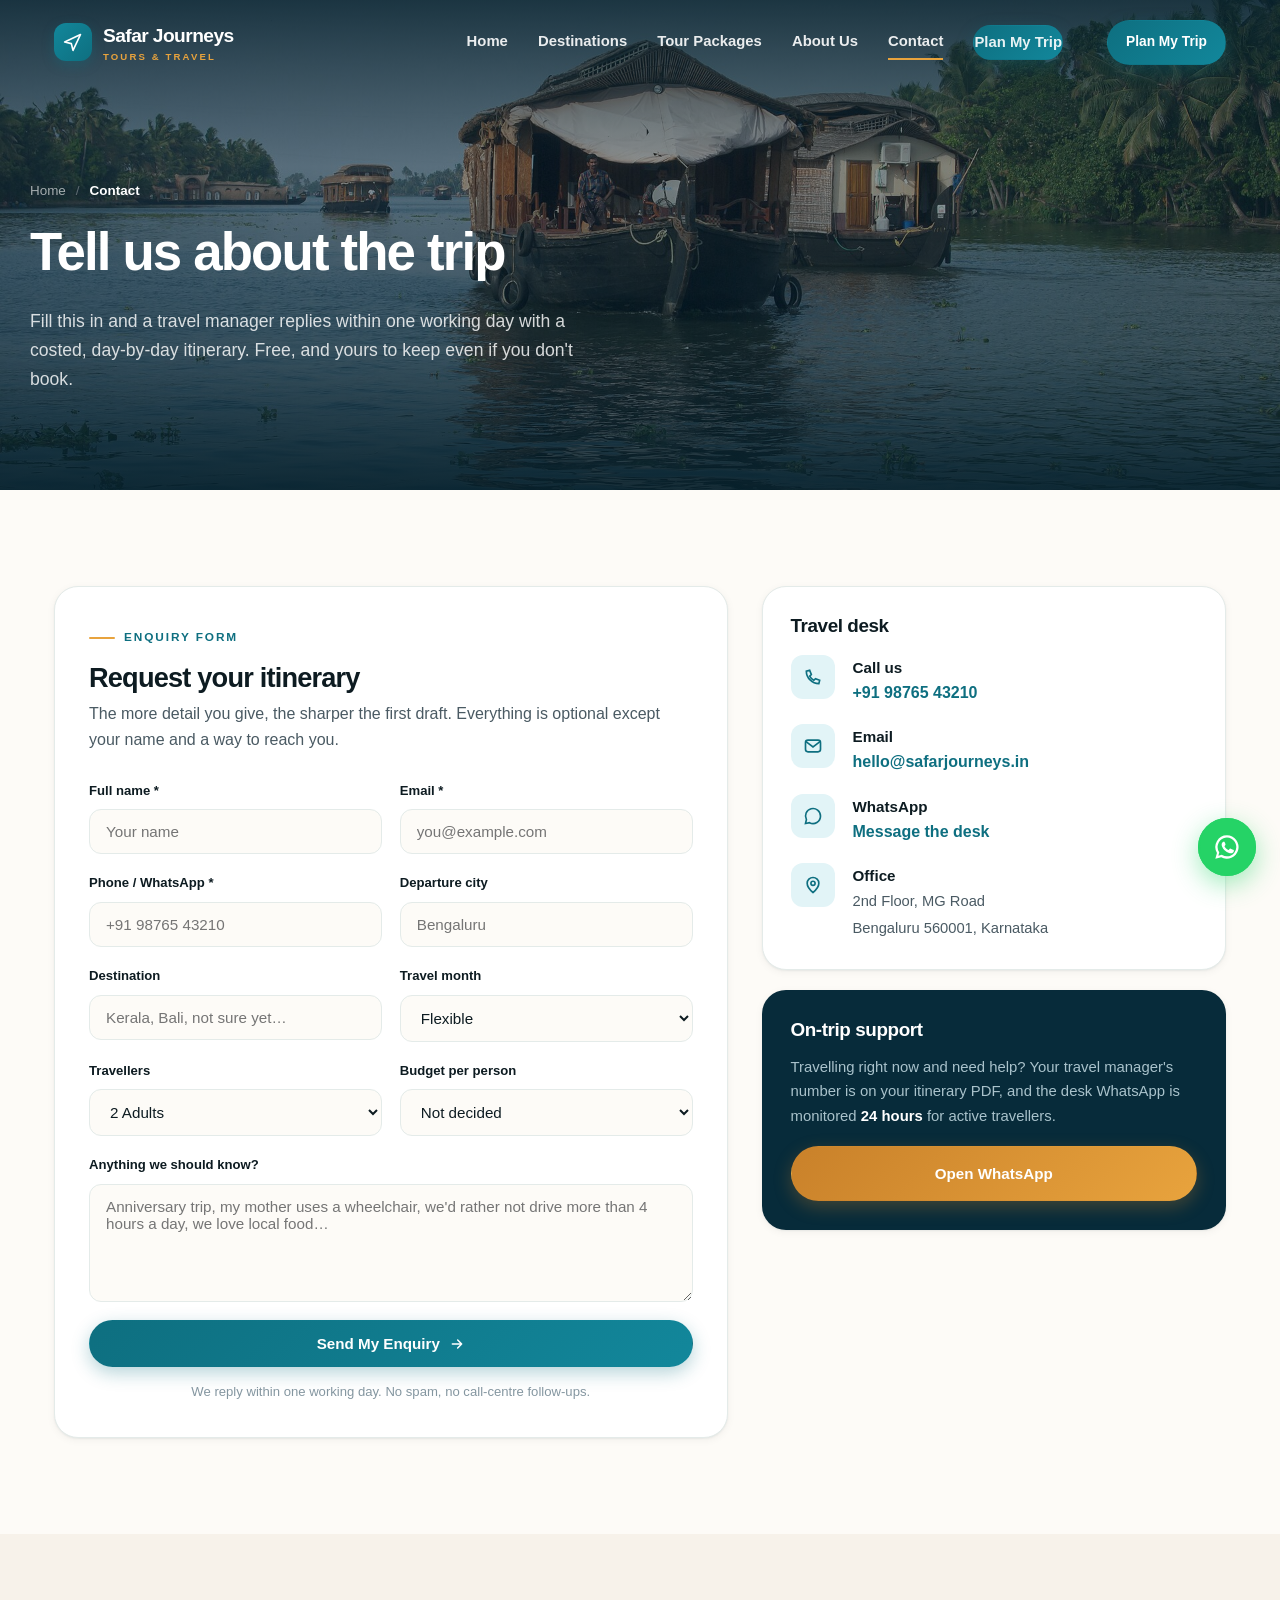
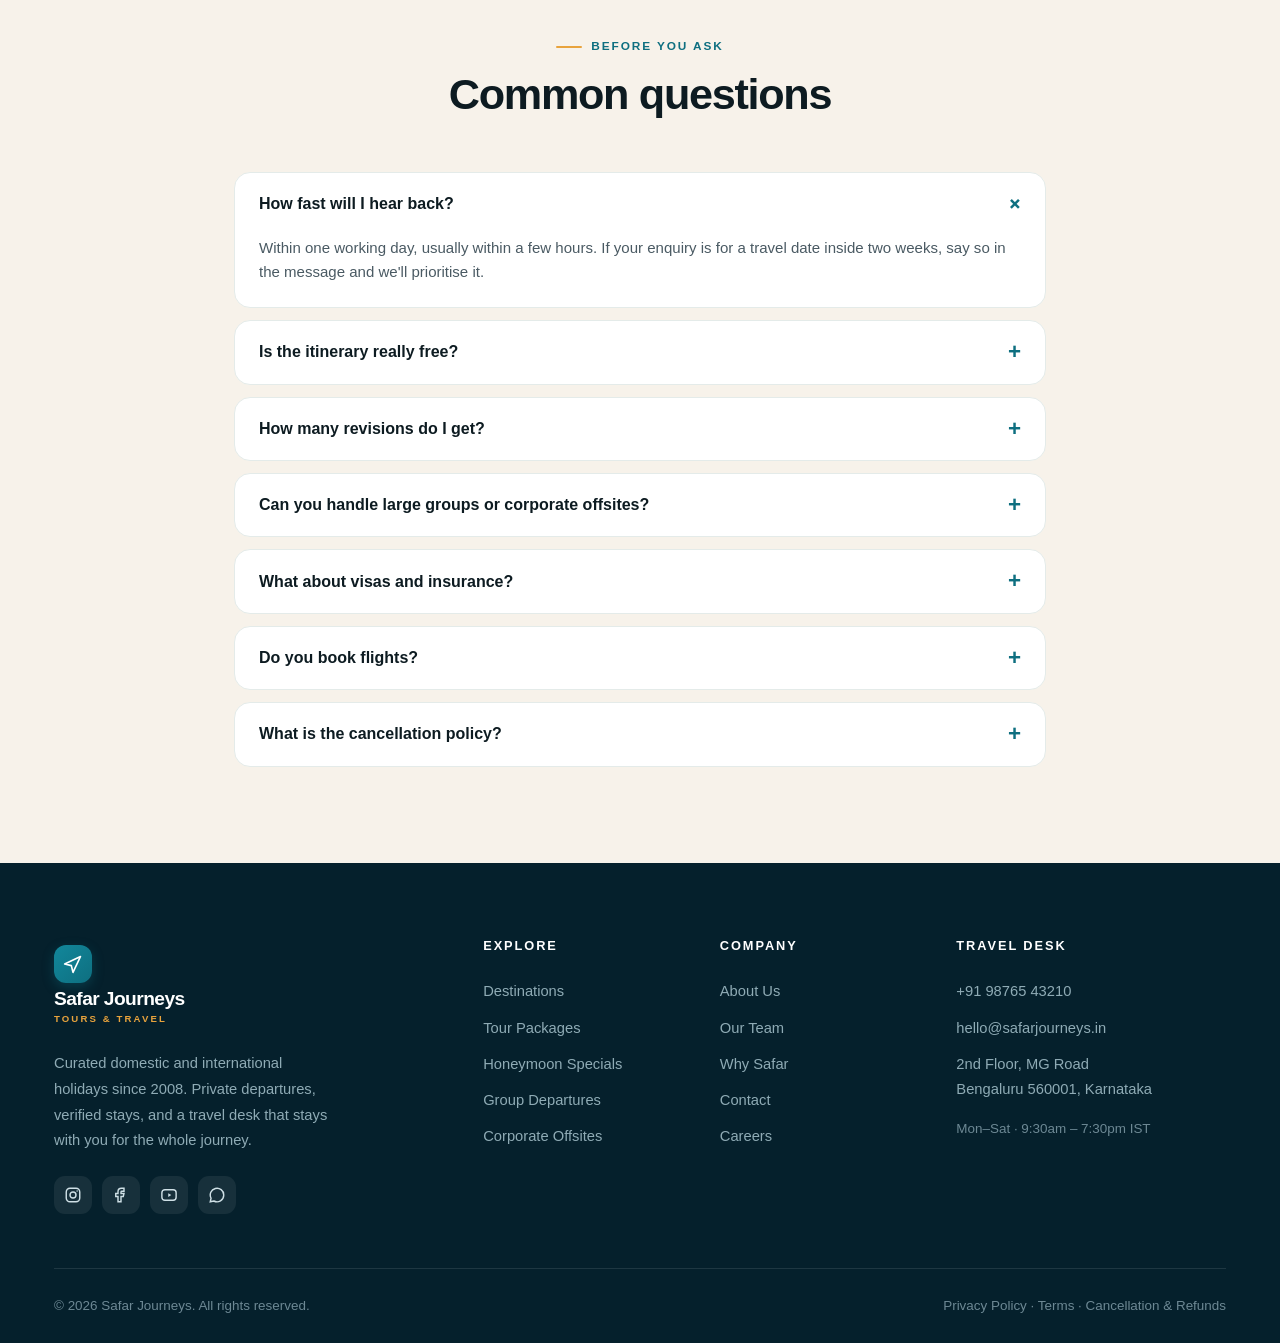
<file: contact.html>
<!DOCTYPE html>
<html lang="en">
<head>
<meta charset="utf-8">
<meta name="viewport" content="width=device-width, initial-scale=1">
<title>Contact &amp; Enquire — Safar Journeys</title>
<meta name="description" content="Send us your dates and traveller count. We'll come back within one working day with a costed, day-by-day itinerary — free of charge.">
<link rel="icon" href="data:image/svg+xml,%3Csvg xmlns='http://www.w3.org/2000/svg' viewBox='0 0 24 24'%3E%3Crect width='24' height='24' rx='6' fill='%230e6f80'/%3E%3Cpath d='M4 12l16-7-7 16-2-7-7-2z' fill='%23fff'/%3E%3C/svg%3E">
<link rel="stylesheet" href="assets/css/style.css">
</head>
<body>

<header class="header scrolled">
  <div class="wrap header__row">
    <a class="brand" href="index.html">
      <span class="brand__mark">
        <svg width="20" height="20" viewBox="0 0 24 24" fill="none" stroke="currentColor" stroke-width="2" stroke-linecap="round" stroke-linejoin="round"><path d="M2 12l19-9-9 19-2-8-8-2z"/></svg>
      </span>
      <span>Safar Journeys<span class="brand__sub">Tours &amp; Travel</span></span>
    </a>
    <nav class="nav">
      <a href="index.html">Home</a>
      <a href="destinations.html">Destinations</a>
      <a href="packages.html">Tour Packages</a>
      <a href="about.html">About Us</a>
      <a href="contact.html" class="active">Contact</a>
      <a href="contact.html" class="btn btn--primary btn--sm">Plan My Trip</a>
    </nav>
    <a href="contact.html" class="btn btn--primary btn--sm header__cta">Plan My Trip</a>
    <button class="burger" aria-label="Menu"><span></span><span></span><span></span></button>
  </div>
</header>

<section class="hero hero--page">
  <div class="hero__media">
    <img src="assets/img/kerala.jpg" alt="Kerala backwaters at dusk">
  </div>
  <div class="wrap hero__inner">
    <div class="crumbs"><a href="index.html">Home</a><i>/</i><b>Contact</b></div>
    <h1>Tell us about the trip</h1>
    <p class="hero__text">Fill this in and a travel manager replies within one working day with a costed, day-by-day itinerary. Free, and yours to keep even if you don't book.</p>
  </div>
</section>

<section class="section">
  <div class="wrap">
    <div class="grid" style="grid-template-columns:1.45fr 1fr;gap:34px;align-items:start">

      <!-- ---------- ENQUIRY FORM ---------- -->
      <div class="form rv">
        <span class="eyebrow">Enquiry form</span>
        <h2 style="font-size:1.7rem;margin-bottom:8px">Request your itinerary</h2>
        <p style="margin-bottom:26px">The more detail you give, the sharper the first draft. Everything is optional except your name and a way to reach you.</p>

        <form data-form novalidate>
          <div class="form__row">
            <div class="form__group">
              <label for="c-name">Full name *</label>
              <input id="c-name" name="name" type="text" placeholder="Your name" required>
              <span class="err">Please tell us your name.</span>
            </div>
            <div class="form__group">
              <label for="c-email">Email *</label>
              <input id="c-email" name="email" type="email" placeholder="you@example.com" required>
              <span class="err">Please enter a valid email address.</span>
            </div>
          </div>

          <div class="form__row">
            <div class="form__group">
              <label for="c-phone">Phone / WhatsApp *</label>
              <input id="c-phone" name="phone" type="tel" placeholder="+91 98765 43210" data-phone required>
              <span class="err">Please enter a reachable phone number.</span>
            </div>
            <div class="form__group">
              <label for="c-city">Departure city</label>
              <input id="c-city" name="city" type="text" placeholder="Bengaluru">
            </div>
          </div>

          <div class="form__row">
            <div class="form__group">
              <label for="c-dest">Destination</label>
              <input id="c-dest" name="destination" type="text" list="dest-list" placeholder="Kerala, Bali, not sure yet…">
              <datalist id="dest-list">
                <option>Kerala</option><option>Munnar</option><option>Coorg</option><option>Rajasthan</option>
                <option>Agra &amp; Delhi</option><option>Varanasi</option><option>Rishikesh</option>
                <option>Ladakh</option><option>Spiti Valley</option><option>Himachal Pradesh</option>
                <option>Kashmir</option><option>Meghalaya</option><option>Goa</option>
                <option>Andaman Islands</option><option>Bali</option><option>Thailand</option>
                <option>Singapore</option><option>Dubai</option><option>Not sure yet</option>
              </datalist>
            </div>
            <div class="form__group">
              <label for="c-month">Travel month</label>
              <select id="c-month" name="month">
                <option value="">Flexible</option>
                <option>January</option><option>February</option><option>March</option>
                <option>April</option><option>May</option><option>June</option>
                <option>July</option><option>August</option><option>September</option>
                <option>October</option><option>November</option><option>December</option>
              </select>
            </div>
          </div>

          <div class="form__row">
            <div class="form__group">
              <label for="c-pax">Travellers</label>
              <select id="c-pax" name="travellers">
                <option>2 Adults</option>
                <option>1 Adult</option>
                <option>2 Adults, 1 Child</option>
                <option>4+ Adults</option>
                <option>Group / Corporate</option>
              </select>
            </div>
            <div class="form__group">
              <label for="c-budget">Budget per person</label>
              <select id="c-budget" name="budget">
                <option>Not decided</option>
                <option>Under ₹25,000</option>
                <option>₹25,000 – ₹50,000</option>
                <option>₹50,000 – ₹1,00,000</option>
                <option>₹1,00,000+</option>
              </select>
            </div>
          </div>

          <div class="form__group">
            <label for="c-msg">Anything we should know?</label>
            <textarea id="c-msg" name="message" placeholder="Anniversary trip, my mother uses a wheelchair, we'd rather not drive more than 4 hours a day, we love local food…"></textarea>
          </div>

          <button class="btn btn--primary" type="submit" style="width:100%">
            Send My Enquiry
            <svg width="16" height="16" viewBox="0 0 24 24" fill="none" stroke="currentColor" stroke-width="2.2" stroke-linecap="round" stroke-linejoin="round"><path d="M5 12h14M13 6l6 6-6 6"/></svg>
          </button>

          <div class="form__ok"></div>

          <p style="text-align:center;font-size:.82rem;color:var(--muted);margin-top:14px">
            We reply within one working day. No spam, no call-centre follow-ups.
          </p>
        </form>
      </div>

      <!-- ---------- CONTACT DETAILS ---------- -->
      <div class="rv">
        <div class="form" style="padding:28px;margin-bottom:20px">
          <h3 style="margin-bottom:18px">Travel desk</h3>

          <div class="feat" style="margin-bottom:18px">
            <span class="feat__ic" style="width:44px;height:44px;border-radius:12px">
              <svg width="20" height="20" viewBox="0 0 24 24" fill="none" stroke="currentColor" stroke-width="2" stroke-linecap="round"><path d="M4 5c0 8 7 15 15 15l1-4-5-2-2 2a13 13 0 01-5-5l2-2-2-5-4 1z"/></svg>
            </span>
            <div>
              <b style="color:var(--ink);display:block;font-size:.95rem">Call us</b>
              <a href="tel:+919876543210" style="color:var(--ocean-600);font-weight:600">+91 98765 43210</a>
            </div>
          </div>

          <div class="feat" style="margin-bottom:18px">
            <span class="feat__ic" style="width:44px;height:44px;border-radius:12px">
              <svg width="20" height="20" viewBox="0 0 24 24" fill="none" stroke="currentColor" stroke-width="2" stroke-linecap="round"><rect x="3" y="5" width="18" height="14" rx="3"/><path d="M4 7l8 6 8-6"/></svg>
            </span>
            <div>
              <b style="color:var(--ink);display:block;font-size:.95rem">Email</b>
              <a href="mailto:hello@safarjourneys.in" style="color:var(--ocean-600);font-weight:600">hello@safarjourneys.in</a>
            </div>
          </div>

          <div class="feat" style="margin-bottom:18px">
            <span class="feat__ic" style="width:44px;height:44px;border-radius:12px">
              <svg width="20" height="20" viewBox="0 0 24 24" fill="none" stroke="currentColor" stroke-width="2" stroke-linecap="round"><path d="M21 12a9 9 0 01-13.2 8L3 21l1.1-4.7A9 9 0 1121 12z"/></svg>
            </span>
            <div>
              <b style="color:var(--ink);display:block;font-size:.95rem">WhatsApp</b>
              <a href="https://wa.me/919876543210" style="color:var(--ocean-600);font-weight:600">Message the desk</a>
            </div>
          </div>

          <div class="feat">
            <span class="feat__ic" style="width:44px;height:44px;border-radius:12px">
              <svg width="20" height="20" viewBox="0 0 24 24" fill="none" stroke="currentColor" stroke-width="2" stroke-linecap="round"><path d="M12 21s7-5.6 7-11a7 7 0 10-14 0c0 5.4 7 11 7 11z"/><circle cx="12" cy="10" r="2.5"/></svg>
            </span>
            <div>
              <b style="color:var(--ink);display:block;font-size:.95rem">Office</b>
              <span style="font-size:.92rem;line-height:1.6">2nd Floor, MG Road<br>Bengaluru 560001, Karnataka</span>
            </div>
          </div>
        </div>

        <div class="form" style="padding:28px;background:var(--navy-800);border-color:transparent;color:#c3d6dd">
          <h3 style="color:#fff;margin-bottom:14px">On-trip support</h3>
          <p style="font-size:.93rem;color:#a9c2cb">
            Travelling right now and need help? Your travel manager's number is on your itinerary PDF, and the desk
            WhatsApp is monitored <b style="color:#fff">24 hours</b> for active travellers.
          </p>
          <a href="https://wa.me/919876543210" class="btn btn--sand" style="margin-top:18px;width:100%">Open WhatsApp</a>
        </div>
      </div>

    </div>
  </div>
</section>

<!-- ===================== FAQ ===================== -->
<section class="section section--cream">
  <div class="wrap" style="max-width:860px">
    <div class="head head--center rv">
      <span class="eyebrow" style="justify-content:center">Before you ask</span>
      <h2>Common questions</h2>
    </div>

    <div class="rv">
      <div class="acc on">
        <button class="acc__q" type="button">How fast will I hear back? <i>+</i></button>
        <div class="acc__a"><p>Within one working day, usually within a few hours. If your enquiry is for a travel date inside two weeks, say so in the message and we'll prioritise it.</p></div>
      </div>

      <div class="acc">
        <button class="acc__q" type="button">Is the itinerary really free? <i>+</i></button>
        <div class="acc__a"><p>Yes. You receive a costed day-by-day plan at no charge and with no obligation. We only ask for payment once you decide to confirm, and then it's a 25% advance to block your hotels.</p></div>
      </div>

      <div class="acc">
        <button class="acc__q" type="button">How many revisions do I get? <i>+</i></button>
        <div class="acc__a"><p>As many as it takes. Most travellers go through two to four drafts — swapping hotels, adding a city, trimming a day. Nothing is billed for planning.</p></div>
      </div>

      <div class="acc">
        <button class="acc__q" type="button">Can you handle large groups or corporate offsites? <i>+</i></button>
        <div class="acc__a"><p>Yes — family groups up to 30 and corporate offsites with meetings, transport and team activities. Choose "Group / Corporate" in the travellers field and we'll route you to the group desk.</p></div>
      </div>

      <div class="acc">
        <button class="acc__q" type="button">What about visas and insurance? <i>+</i></button>
        <div class="acc__a"><p>We handle visa documentation and appointment scheduling for Bali, Thailand, Singapore, Dubai and Schengen. Travel insurance is arranged through our partners — we'll quote it alongside the trip.</p></div>
      </div>

      <div class="acc">
        <button class="acc__q" type="button">Do you book flights? <i>+</i></button>
        <div class="acc__a"><p>We book domestic and international flights for confirmed bookings, and we'll always show you the fare before ticketing. If you've already bought your flights, we work the itinerary around your arrival and departure.</p></div>
      </div>

      <div class="acc">
        <button class="acc__q" type="button">What is the cancellation policy? <i>+</i></button>
        <div class="acc__a"><p>It depends on how close you are to departure and what the hotels and airlines allow — we pass their terms through without adding our own penalty. Full terms are printed on every quotation before you pay anything.</p></div>
      </div>
    </div>
  </div>
</section>

<footer class="footer">
  <div class="wrap">
    <div class="footer__grid">
      <div>
        <a class="brand" href="index.html">
          <span class="brand__mark">
            <svg width="20" height="20" viewBox="0 0 24 24" fill="none" stroke="currentColor" stroke-width="2" stroke-linecap="round" stroke-linejoin="round"><path d="M2 12l19-9-9 19-2-8-8-2z"/></svg>
          </span>
          <span>Safar Journeys<span class="brand__sub">Tours &amp; Travel</span></span>
        </a>
        <p class="footer__about">Curated domestic and international holidays since 2008. Private departures, verified stays, and a travel desk that stays with you for the whole journey.</p>
        <div class="social">
          <a href="#" aria-label="Instagram"><svg width="18" height="18" viewBox="0 0 24 24" fill="none" stroke="currentColor" stroke-width="1.9"><rect x="3" y="3" width="18" height="18" rx="5"/><circle cx="12" cy="12" r="4"/><circle cx="17.5" cy="6.5" r="1" fill="currentColor" stroke="none"/></svg></a>
          <a href="#" aria-label="Facebook"><svg width="18" height="18" viewBox="0 0 24 24" fill="none" stroke="currentColor" stroke-width="1.9"><path d="M15 3h-2.5A4.5 4.5 0 008 7.5V10H5v4h3v7h4v-7h3l1-4h-4V8a1 1 0 011-1h3V3z"/></svg></a>
          <a href="#" aria-label="YouTube"><svg width="18" height="18" viewBox="0 0 24 24" fill="none" stroke="currentColor" stroke-width="1.9"><rect x="2.5" y="5" width="19" height="14" rx="4"/><path d="M11 9.5l4 2.5-4 2.5v-5z" fill="currentColor" stroke="none"/></svg></a>
          <a href="https://wa.me/919876543210" aria-label="WhatsApp"><svg width="18" height="18" viewBox="0 0 24 24" fill="none" stroke="currentColor" stroke-width="1.9"><path d="M21 12a9 9 0 01-13.2 8L3 21l1.1-4.7A9 9 0 1121 12z"/></svg></a>
        </div>
      </div>
      <div>
        <h4>Explore</h4>
        <a href="destinations.html">Destinations</a>
        <a href="packages.html">Tour Packages</a>
        <a href="packages.html">Honeymoon Specials</a>
        <a href="packages.html">Group Departures</a>
        <a href="packages.html">Corporate Offsites</a>
      </div>
      <div>
        <h4>Company</h4>
        <a href="about.html">About Us</a>
        <a href="about.html">Our Team</a>
        <a href="about.html">Why Safar</a>
        <a href="contact.html">Contact</a>
        <a href="contact.html">Careers</a>
      </div>
      <div>
        <h4>Travel Desk</h4>
        <a href="tel:+919876543210">+91 98765 43210</a>
        <a href="mailto:hello@safarjourneys.in">hello@safarjourneys.in</a>
        <p style="padding:6px 0;line-height:1.7">2nd Floor, MG Road<br>Bengaluru 560001, Karnataka</p>
        <p style="padding-top:10px;font-size:.84rem;color:#6d8894">Mon–Sat · 9:30am – 7:30pm IST</p>
      </div>
    </div>
    <div class="footer__bar">
      <span>© <span data-year>2026</span> Safar Journeys. All rights reserved.</span>
      <span>Privacy Policy · Terms · Cancellation &amp; Refunds</span>
    </div>
  </div>
</footer>

<a href="https://wa.me/919876543210" class="wa" aria-label="Chat on WhatsApp">
  <svg width="28" height="28" viewBox="0 0 24 24" fill="currentColor"><path d="M12 2a10 10 0 00-8.6 15.1L2 22l5-1.3A10 10 0 1012 2zm0 18a8 8 0 01-4.1-1.1l-.3-.2-3 .8.8-2.9-.2-.3A8 8 0 1112 20zm4.5-5.9c-.2-.1-1.4-.7-1.6-.8-.2-.1-.4-.1-.5.1-.2.2-.6.8-.8 1-.1.2-.3.2-.5.1a6.5 6.5 0 01-1.9-1.2 7.2 7.2 0 01-1.3-1.7c-.1-.2 0-.4.1-.5l.4-.5c.1-.2.2-.3.3-.5v-.4c0-.1-.5-1.3-.7-1.7-.2-.5-.4-.4-.5-.4h-.5c-.2 0-.5.1-.7.3-.2.3-.9.9-.9 2.2s.9 2.5 1 2.7c.1.2 1.8 2.8 4.4 3.9 2.6 1 2.6.7 3.1.6.5 0 1.6-.6 1.8-1.3.2-.6.2-1.2.2-1.3-.1-.2-.3-.2-.5-.3z"/></svg>
</a>

<script src="assets/js/main.js"></script>
</body>
</html>
</file>
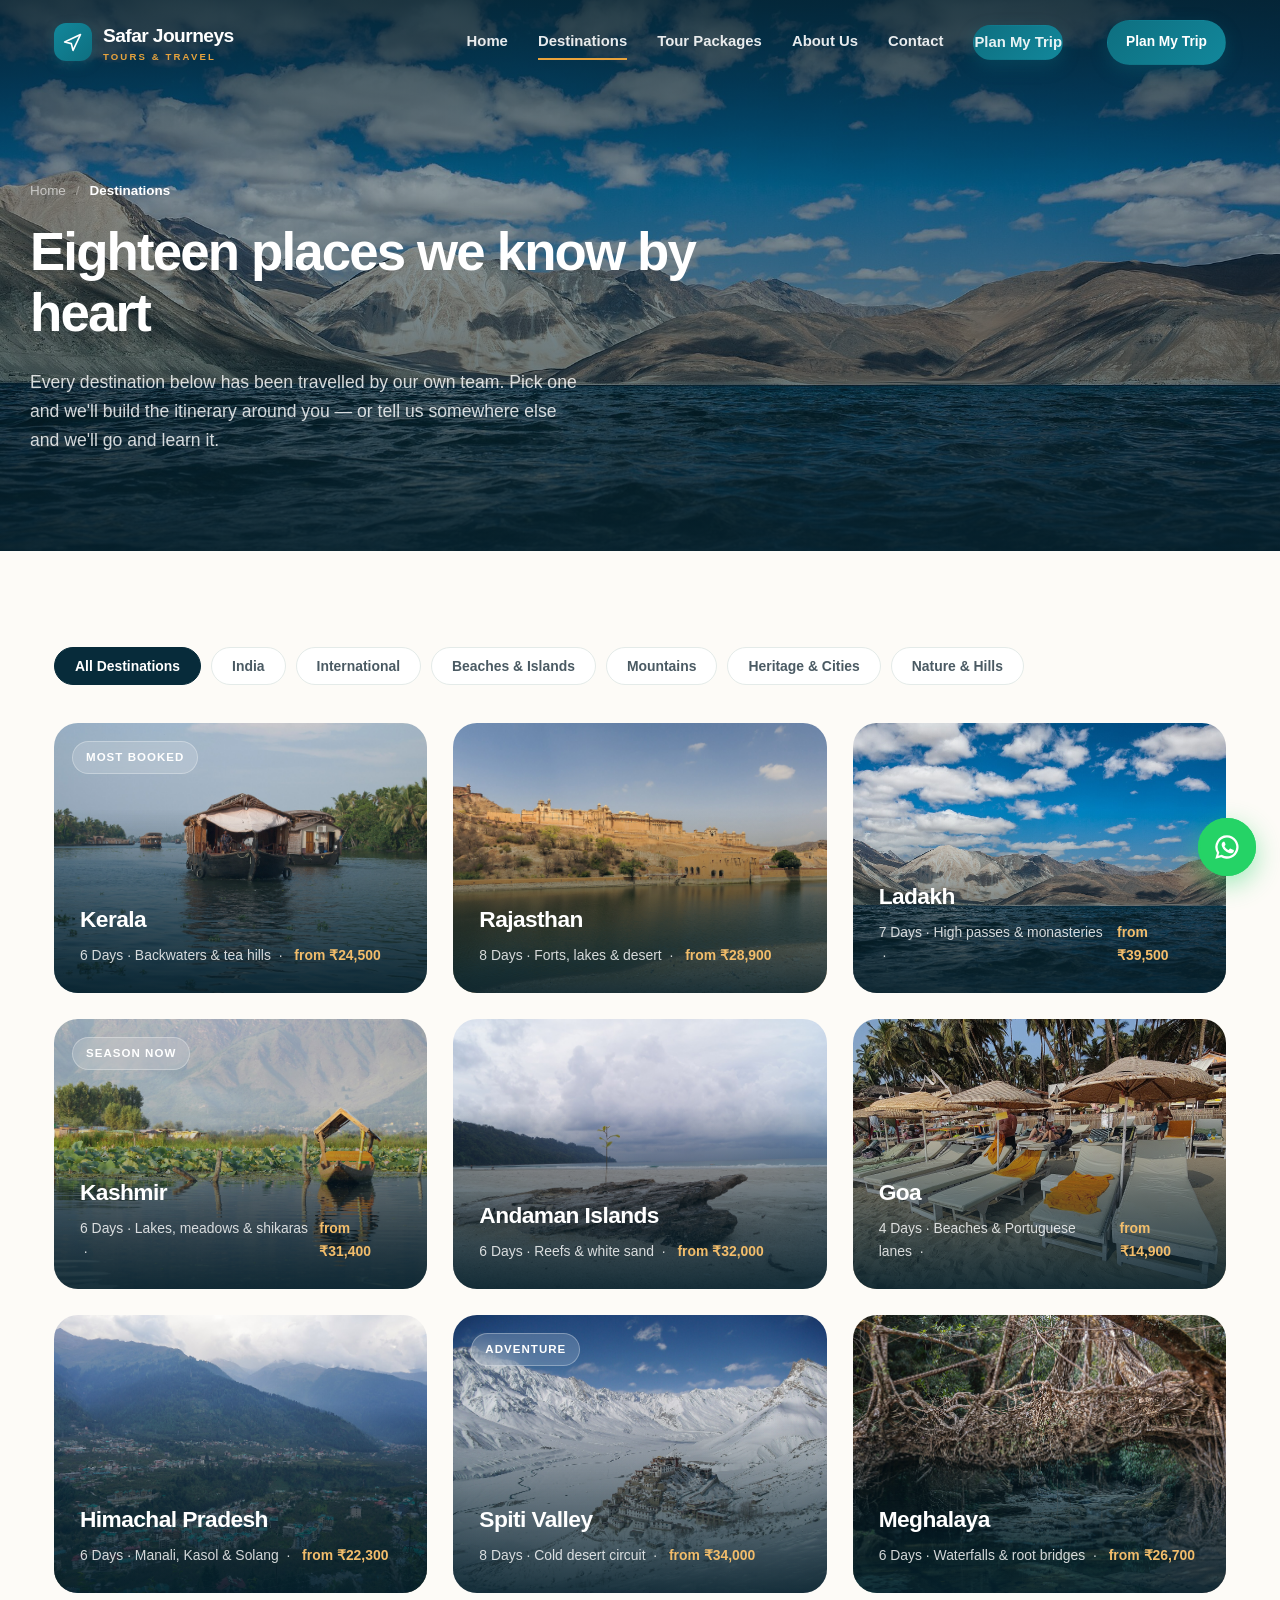
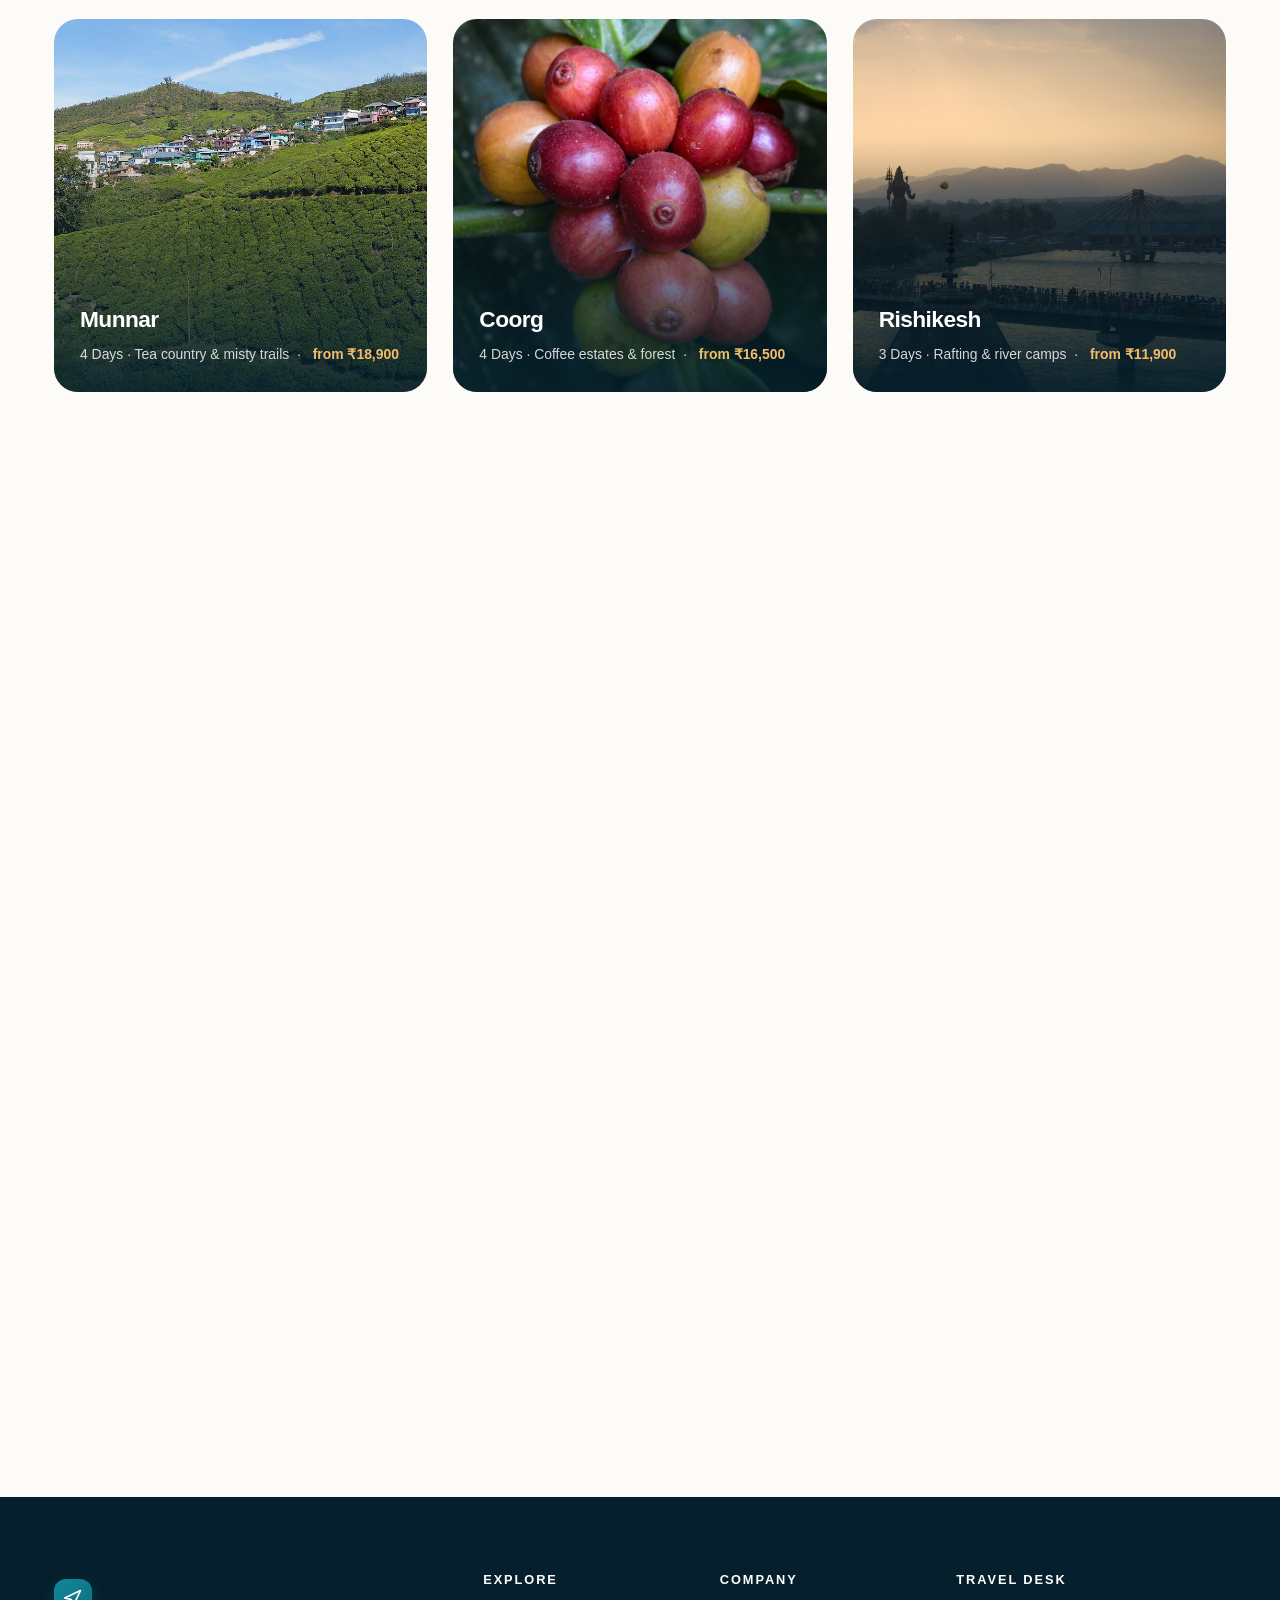
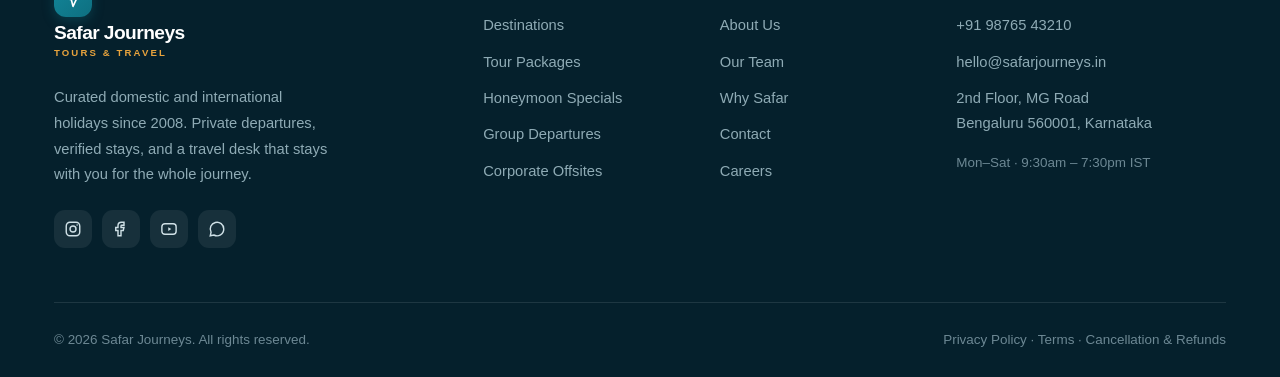
<file: destinations.html>
<!DOCTYPE html>
<html lang="en">
<head>
<meta charset="utf-8">
<meta name="viewport" content="width=device-width, initial-scale=1">
<title>Destinations — Safar Journeys</title>
<meta name="description" content="Eighteen curated destinations across India and overseas — beaches, mountains, heritage cities and wildlife. Enquire for a costed itinerary.">
<link rel="icon" href="data:image/svg+xml,%3Csvg xmlns='http://www.w3.org/2000/svg' viewBox='0 0 24 24'%3E%3Crect width='24' height='24' rx='6' fill='%230e6f80'/%3E%3Cpath d='M4 12l16-7-7 16-2-7-7-2z' fill='%23fff'/%3E%3C/svg%3E">
<link rel="stylesheet" href="assets/css/style.css">
</head>
<body>

<header class="header scrolled">
  <div class="wrap header__row">
    <a class="brand" href="index.html">
      <span class="brand__mark">
        <svg width="20" height="20" viewBox="0 0 24 24" fill="none" stroke="currentColor" stroke-width="2" stroke-linecap="round" stroke-linejoin="round"><path d="M2 12l19-9-9 19-2-8-8-2z"/></svg>
      </span>
      <span>Safar Journeys<span class="brand__sub">Tours &amp; Travel</span></span>
    </a>
    <nav class="nav">
      <a href="index.html">Home</a>
      <a href="destinations.html" class="active">Destinations</a>
      <a href="packages.html">Tour Packages</a>
      <a href="about.html">About Us</a>
      <a href="contact.html">Contact</a>
      <a href="contact.html" class="btn btn--primary btn--sm">Plan My Trip</a>
    </nav>
    <a href="contact.html" class="btn btn--primary btn--sm header__cta">Plan My Trip</a>
    <button class="burger" aria-label="Menu"><span></span><span></span><span></span></button>
  </div>
</header>

<section class="hero hero--page">
  <div class="hero__media">
    <img src="assets/img/ladakh.jpg" alt="Pangong Lake in Ladakh">
  </div>
  <div class="wrap hero__inner">
    <div class="crumbs"><a href="index.html">Home</a><i>/</i><b>Destinations</b></div>
    <h1>Eighteen places we know by heart</h1>
    <p class="hero__text">Every destination below has been travelled by our own team. Pick one and we'll build the itinerary around you — or tell us somewhere else and we'll go and learn it.</p>
  </div>
</section>

<section class="section">
  <div class="wrap">

    <div class="chips rv" data-filter-group="f">
      <button class="chip on" data-val="all">All Destinations</button>
      <button class="chip" data-val="india">India</button>
      <button class="chip" data-val="international">International</button>
      <button class="chip" data-val="beach">Beaches &amp; Islands</button>
      <button class="chip" data-val="mountain">Mountains</button>
      <button class="chip" data-val="heritage">Heritage &amp; Cities</button>
      <button class="chip" data-val="nature">Nature &amp; Hills</button>
    </div>

    <div class="grid grid--3">

      <a href="contact.html?destination=Kerala" class="dest rv" data-f="india nature">
        <img src="assets/img/kerala.jpg" alt="Kerala backwaters">
        <span class="dest__tag">Most Booked</span>
        <div class="dest__ov">
          <div class="dest__t">Kerala</div>
          <div class="dest__m">6 Days · Backwaters &amp; tea hills &nbsp;·&nbsp; <span class="dest__price">from ₹24,500</span></div>
        </div>
      </a>

      <a href="contact.html?destination=Rajasthan" class="dest rv" data-f="india heritage">
        <img src="assets/img/rajasthan.jpg" alt="Amber Fort, Jaipur">
        <div class="dest__ov">
          <div class="dest__t">Rajasthan</div>
          <div class="dest__m">8 Days · Forts, lakes &amp; desert &nbsp;·&nbsp; <span class="dest__price">from ₹28,900</span></div>
        </div>
      </a>

      <a href="contact.html?destination=Ladakh" class="dest rv" data-f="india mountain">
        <img src="assets/img/ladakh.jpg" alt="Pangong Lake, Ladakh">
        <div class="dest__ov">
          <div class="dest__t">Ladakh</div>
          <div class="dest__m">7 Days · High passes &amp; monasteries &nbsp;·&nbsp; <span class="dest__price">from ₹39,500</span></div>
        </div>
      </a>

      <a href="contact.html?destination=Kashmir" class="dest rv" data-f="india mountain">
        <img src="assets/img/kashmir.jpg" alt="Dal Lake, Srinagar">
        <span class="dest__tag">Season Now</span>
        <div class="dest__ov">
          <div class="dest__t">Kashmir</div>
          <div class="dest__m">6 Days · Lakes, meadows &amp; shikaras &nbsp;·&nbsp; <span class="dest__price">from ₹31,400</span></div>
        </div>
      </a>

      <a href="contact.html?destination=Andaman%20Islands" class="dest rv" data-f="india beach">
        <img src="assets/img/andaman.jpg" alt="Radhanagar Beach, Andaman">
        <div class="dest__ov">
          <div class="dest__t">Andaman Islands</div>
          <div class="dest__m">6 Days · Reefs &amp; white sand &nbsp;·&nbsp; <span class="dest__price">from ₹32,000</span></div>
        </div>
      </a>

      <a href="contact.html?destination=Goa" class="dest rv" data-f="india beach">
        <img src="assets/img/goa.jpg" alt="Palolem Beach, Goa">
        <div class="dest__ov">
          <div class="dest__t">Goa</div>
          <div class="dest__m">4 Days · Beaches &amp; Portuguese lanes &nbsp;·&nbsp; <span class="dest__price">from ₹14,900</span></div>
        </div>
      </a>

      <a href="contact.html?destination=Himachal%20Pradesh" class="dest rv" data-f="india mountain">
        <img src="assets/img/himachal.jpg" alt="Himalayan valley in Himachal Pradesh">
        <div class="dest__ov">
          <div class="dest__t">Himachal Pradesh</div>
          <div class="dest__m">6 Days · Manali, Kasol &amp; Solang &nbsp;·&nbsp; <span class="dest__price">from ₹22,300</span></div>
        </div>
      </a>

      <a href="contact.html?destination=Spiti%20Valley" class="dest rv" data-f="india mountain">
        <img src="assets/img/spiti.jpg" alt="Key Monastery, Spiti Valley">
        <span class="dest__tag">Adventure</span>
        <div class="dest__ov">
          <div class="dest__t">Spiti Valley</div>
          <div class="dest__m">8 Days · Cold desert circuit &nbsp;·&nbsp; <span class="dest__price">from ₹34,000</span></div>
        </div>
      </a>

      <a href="contact.html?destination=Meghalaya" class="dest rv" data-f="india nature">
        <img src="assets/img/meghalaya.jpg" alt="Living root bridge, Meghalaya">
        <div class="dest__ov">
          <div class="dest__t">Meghalaya</div>
          <div class="dest__m">6 Days · Waterfalls &amp; root bridges &nbsp;·&nbsp; <span class="dest__price">from ₹26,700</span></div>
        </div>
      </a>

      <a href="contact.html?destination=Munnar" class="dest rv" data-f="india nature">
        <img src="assets/img/munnar.jpg" alt="Tea plantations in Munnar">
        <div class="dest__ov">
          <div class="dest__t">Munnar</div>
          <div class="dest__m">4 Days · Tea country &amp; misty trails &nbsp;·&nbsp; <span class="dest__price">from ₹18,900</span></div>
        </div>
      </a>

      <a href="contact.html?destination=Coorg" class="dest rv" data-f="india nature">
        <img src="assets/img/coorg.jpg" alt="Coffee plantation hills, Coorg">
        <div class="dest__ov">
          <div class="dest__t">Coorg</div>
          <div class="dest__m">4 Days · Coffee estates &amp; forest &nbsp;·&nbsp; <span class="dest__price">from ₹16,500</span></div>
        </div>
      </a>

      <a href="contact.html?destination=Rishikesh" class="dest rv" data-f="india nature">
        <img src="assets/img/rishikesh.jpg" alt="The Ganges at Rishikesh">
        <div class="dest__ov">
          <div class="dest__t">Rishikesh</div>
          <div class="dest__m">3 Days · Rafting &amp; river camps &nbsp;·&nbsp; <span class="dest__price">from ₹11,900</span></div>
        </div>
      </a>

      <a href="contact.html?destination=Agra" class="dest rv" data-f="india heritage">
        <img src="assets/img/agra.jpg" alt="The Taj Mahal, Agra">
        <div class="dest__ov">
          <div class="dest__t">Agra &amp; Delhi</div>
          <div class="dest__m">3 Days · Golden Triangle start &nbsp;·&nbsp; <span class="dest__price">from ₹12,400</span></div>
        </div>
      </a>

      <a href="contact.html?destination=Varanasi" class="dest rv" data-f="india heritage">
        <img src="assets/img/varanasi.jpg" alt="The ghats at Varanasi">
        <div class="dest__ov">
          <div class="dest__t">Varanasi</div>
          <div class="dest__m">4 Days · Ghats, aarti &amp; Sarnath &nbsp;·&nbsp; <span class="dest__price">from ₹15,800</span></div>
        </div>
      </a>

      <a href="contact.html?destination=Bali" class="dest rv" data-f="international beach">
        <img src="assets/img/bali.jpg" alt="Rice terraces in Ubud, Bali">
        <span class="dest__tag">Honeymoon</span>
        <div class="dest__ov">
          <div class="dest__t">Bali</div>
          <div class="dest__m">7 Days · Ubud, Nusa &amp; Seminyak &nbsp;·&nbsp; <span class="dest__price">from ₹52,000</span></div>
        </div>
      </a>

      <a href="contact.html?destination=Thailand" class="dest rv" data-f="international beach">
        <img src="assets/img/thailand.jpg" alt="Phi Phi Islands, Thailand">
        <div class="dest__ov">
          <div class="dest__t">Thailand</div>
          <div class="dest__m">6 Days · Bangkok, Phuket &amp; Phi Phi &nbsp;·&nbsp; <span class="dest__price">from ₹46,500</span></div>
        </div>
      </a>

      <a href="contact.html?destination=Singapore" class="dest rv" data-f="international heritage">
        <img src="assets/img/singapore.jpg" alt="Marina Bay, Singapore">
        <div class="dest__ov">
          <div class="dest__t">Singapore</div>
          <div class="dest__m">5 Days · City, Sentosa &amp; Universal &nbsp;·&nbsp; <span class="dest__price">from ₹58,900</span></div>
        </div>
      </a>

      <a href="contact.html?destination=Dubai" class="dest rv" data-f="international heritage">
        <img src="assets/img/dubai.jpg" alt="Dubai skyline">
        <div class="dest__ov">
          <div class="dest__t">Dubai</div>
          <div class="dest__m">5 Days · Desert, marina &amp; old town &nbsp;·&nbsp; <span class="dest__price">from ₹49,900</span></div>
        </div>
      </a>

    </div>

    <p data-empty="f" style="display:none;text-align:center;padding:60px 0;color:var(--muted);font-weight:600">
      Nothing in that category yet — tell us where you want to go and we'll build it.
    </p>

    <div class="cta rv" style="margin-top:64px">
      <div class="cta__in">
        <h2>Somewhere not on this list?</h2>
        <p>Good. Some of our best itineraries started with a destination we'd never sold before. Tell us where and we'll come back with a plan.</p>
        <div class="cta__actions">
          <a href="contact.html" class="btn btn--sand">Request a Custom Itinerary</a>
        </div>
      </div>
    </div>

  </div>
</section>

<footer class="footer">
  <div class="wrap">
    <div class="footer__grid">
      <div>
        <a class="brand" href="index.html">
          <span class="brand__mark">
            <svg width="20" height="20" viewBox="0 0 24 24" fill="none" stroke="currentColor" stroke-width="2" stroke-linecap="round" stroke-linejoin="round"><path d="M2 12l19-9-9 19-2-8-8-2z"/></svg>
          </span>
          <span>Safar Journeys<span class="brand__sub">Tours &amp; Travel</span></span>
        </a>
        <p class="footer__about">Curated domestic and international holidays since 2008. Private departures, verified stays, and a travel desk that stays with you for the whole journey.</p>
        <div class="social">
          <a href="#" aria-label="Instagram"><svg width="18" height="18" viewBox="0 0 24 24" fill="none" stroke="currentColor" stroke-width="1.9"><rect x="3" y="3" width="18" height="18" rx="5"/><circle cx="12" cy="12" r="4"/><circle cx="17.5" cy="6.5" r="1" fill="currentColor" stroke="none"/></svg></a>
          <a href="#" aria-label="Facebook"><svg width="18" height="18" viewBox="0 0 24 24" fill="none" stroke="currentColor" stroke-width="1.9"><path d="M15 3h-2.5A4.5 4.5 0 008 7.5V10H5v4h3v7h4v-7h3l1-4h-4V8a1 1 0 011-1h3V3z"/></svg></a>
          <a href="#" aria-label="YouTube"><svg width="18" height="18" viewBox="0 0 24 24" fill="none" stroke="currentColor" stroke-width="1.9"><rect x="2.5" y="5" width="19" height="14" rx="4"/><path d="M11 9.5l4 2.5-4 2.5v-5z" fill="currentColor" stroke="none"/></svg></a>
          <a href="https://wa.me/919876543210" aria-label="WhatsApp"><svg width="18" height="18" viewBox="0 0 24 24" fill="none" stroke="currentColor" stroke-width="1.9"><path d="M21 12a9 9 0 01-13.2 8L3 21l1.1-4.7A9 9 0 1121 12z"/></svg></a>
        </div>
      </div>
      <div>
        <h4>Explore</h4>
        <a href="destinations.html">Destinations</a>
        <a href="packages.html">Tour Packages</a>
        <a href="packages.html">Honeymoon Specials</a>
        <a href="packages.html">Group Departures</a>
        <a href="packages.html">Corporate Offsites</a>
      </div>
      <div>
        <h4>Company</h4>
        <a href="about.html">About Us</a>
        <a href="about.html">Our Team</a>
        <a href="about.html">Why Safar</a>
        <a href="contact.html">Contact</a>
        <a href="contact.html">Careers</a>
      </div>
      <div>
        <h4>Travel Desk</h4>
        <a href="tel:+919876543210">+91 98765 43210</a>
        <a href="mailto:hello@safarjourneys.in">hello@safarjourneys.in</a>
        <p style="padding:6px 0;line-height:1.7">2nd Floor, MG Road<br>Bengaluru 560001, Karnataka</p>
        <p style="padding-top:10px;font-size:.84rem;color:#6d8894">Mon–Sat · 9:30am – 7:30pm IST</p>
      </div>
    </div>
    <div class="footer__bar">
      <span>© <span data-year>2026</span> Safar Journeys. All rights reserved.</span>
      <span>Privacy Policy · Terms · Cancellation &amp; Refunds</span>
    </div>
  </div>
</footer>

<a href="https://wa.me/919876543210" class="wa" aria-label="Chat on WhatsApp">
  <svg width="28" height="28" viewBox="0 0 24 24" fill="currentColor"><path d="M12 2a10 10 0 00-8.6 15.1L2 22l5-1.3A10 10 0 1012 2zm0 18a8 8 0 01-4.1-1.1l-.3-.2-3 .8.8-2.9-.2-.3A8 8 0 1112 20zm4.5-5.9c-.2-.1-1.4-.7-1.6-.8-.2-.1-.4-.1-.5.1-.2.2-.6.8-.8 1-.1.2-.3.2-.5.1a6.5 6.5 0 01-1.9-1.2 7.2 7.2 0 01-1.3-1.7c-.1-.2 0-.4.1-.5l.4-.5c.1-.2.2-.3.3-.5v-.4c0-.1-.5-1.3-.7-1.7-.2-.5-.4-.4-.5-.4h-.5c-.2 0-.5.1-.7.3-.2.3-.9.9-.9 2.2s.9 2.5 1 2.7c.1.2 1.8 2.8 4.4 3.9 2.6 1 2.6.7 3.1.6.5 0 1.6-.6 1.8-1.3.2-.6.2-1.2.2-1.3-.1-.2-.3-.2-.5-.3z"/></svg>
</a>

<script src="assets/js/main.js"></script>
</body>
</html>
</file>
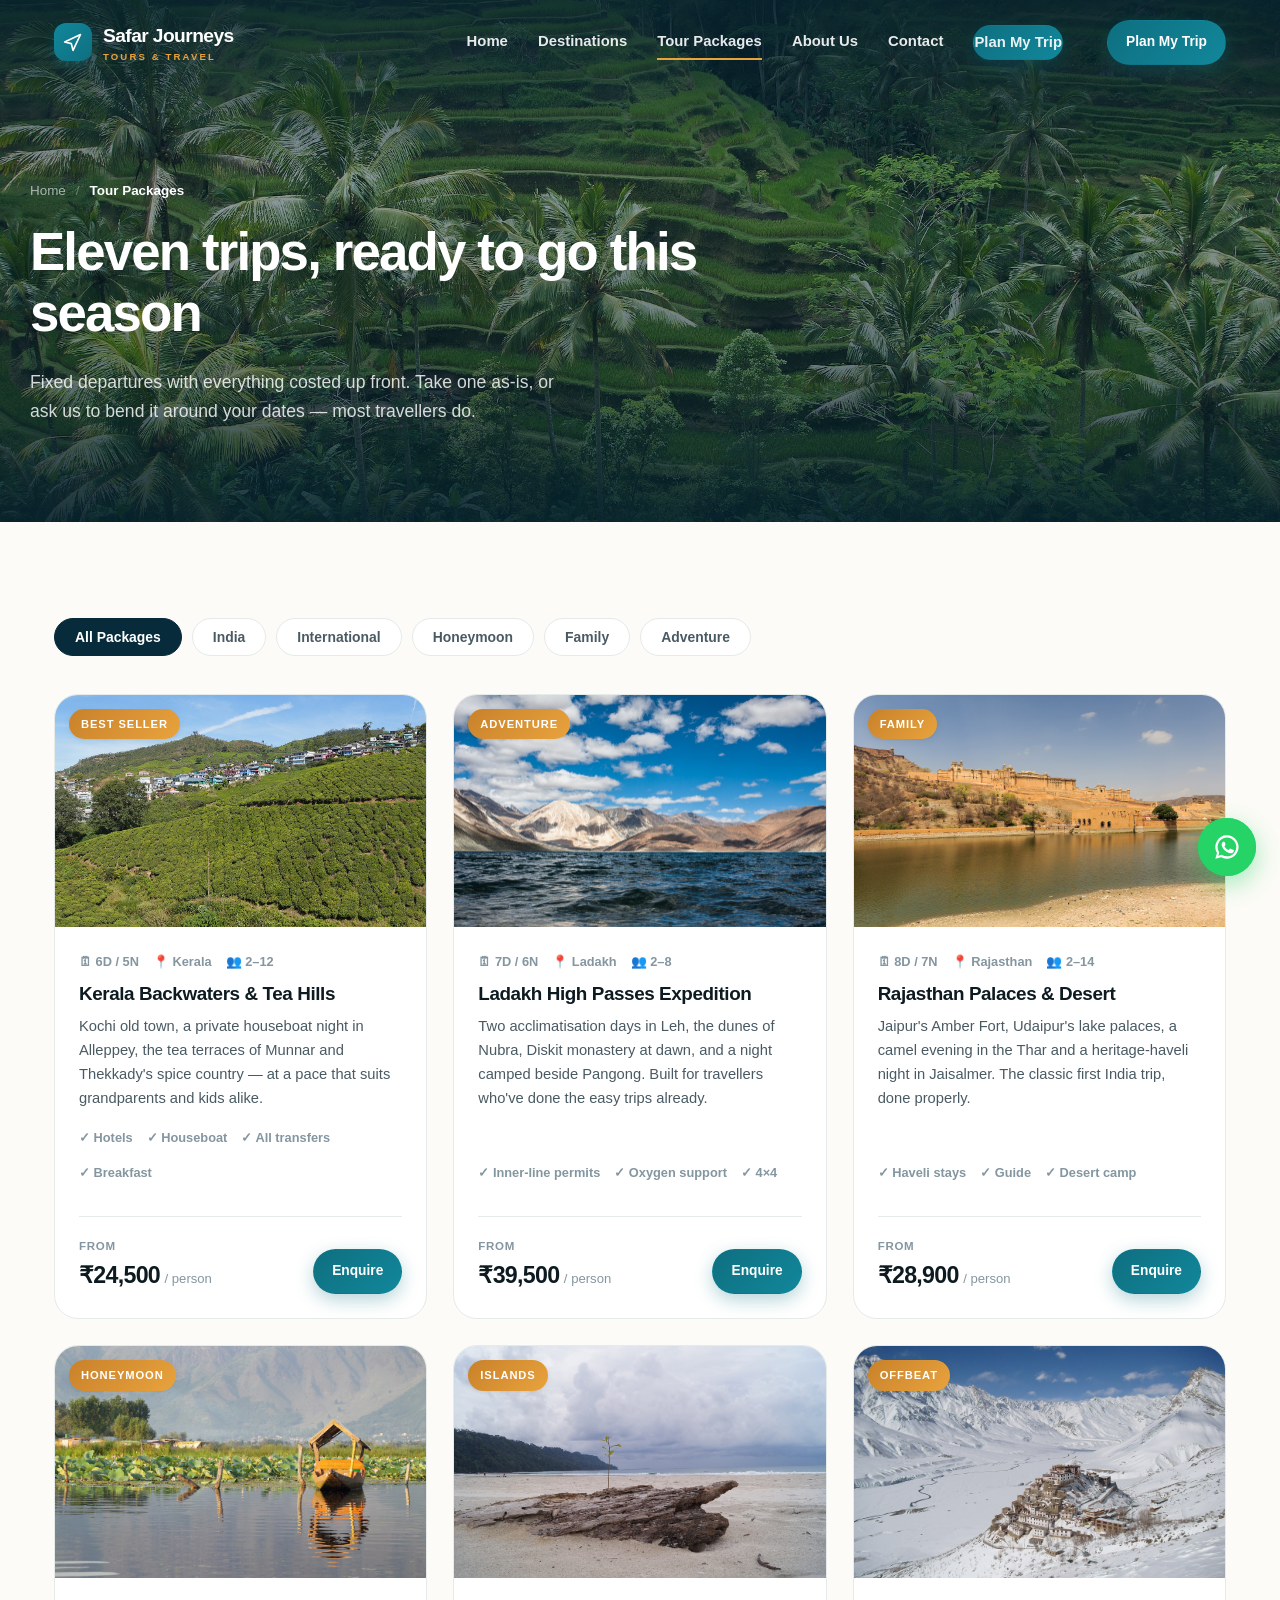
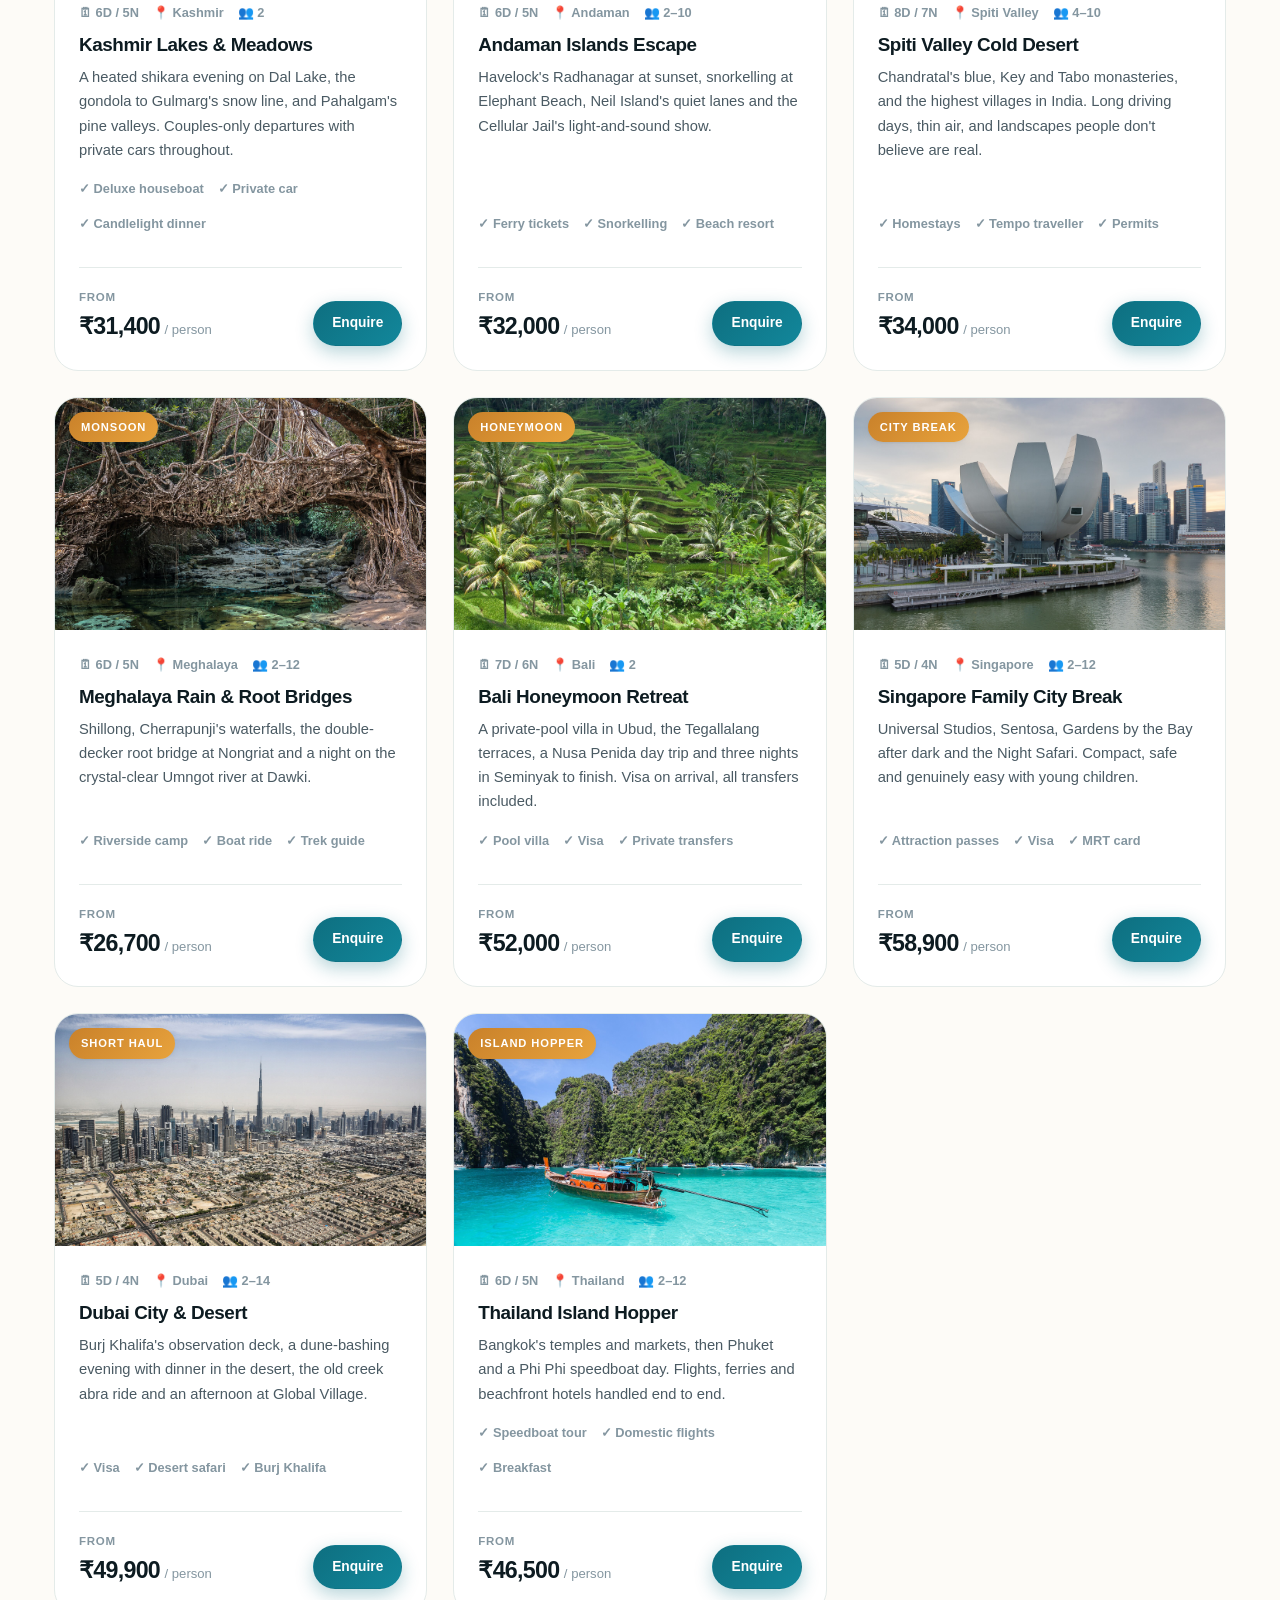
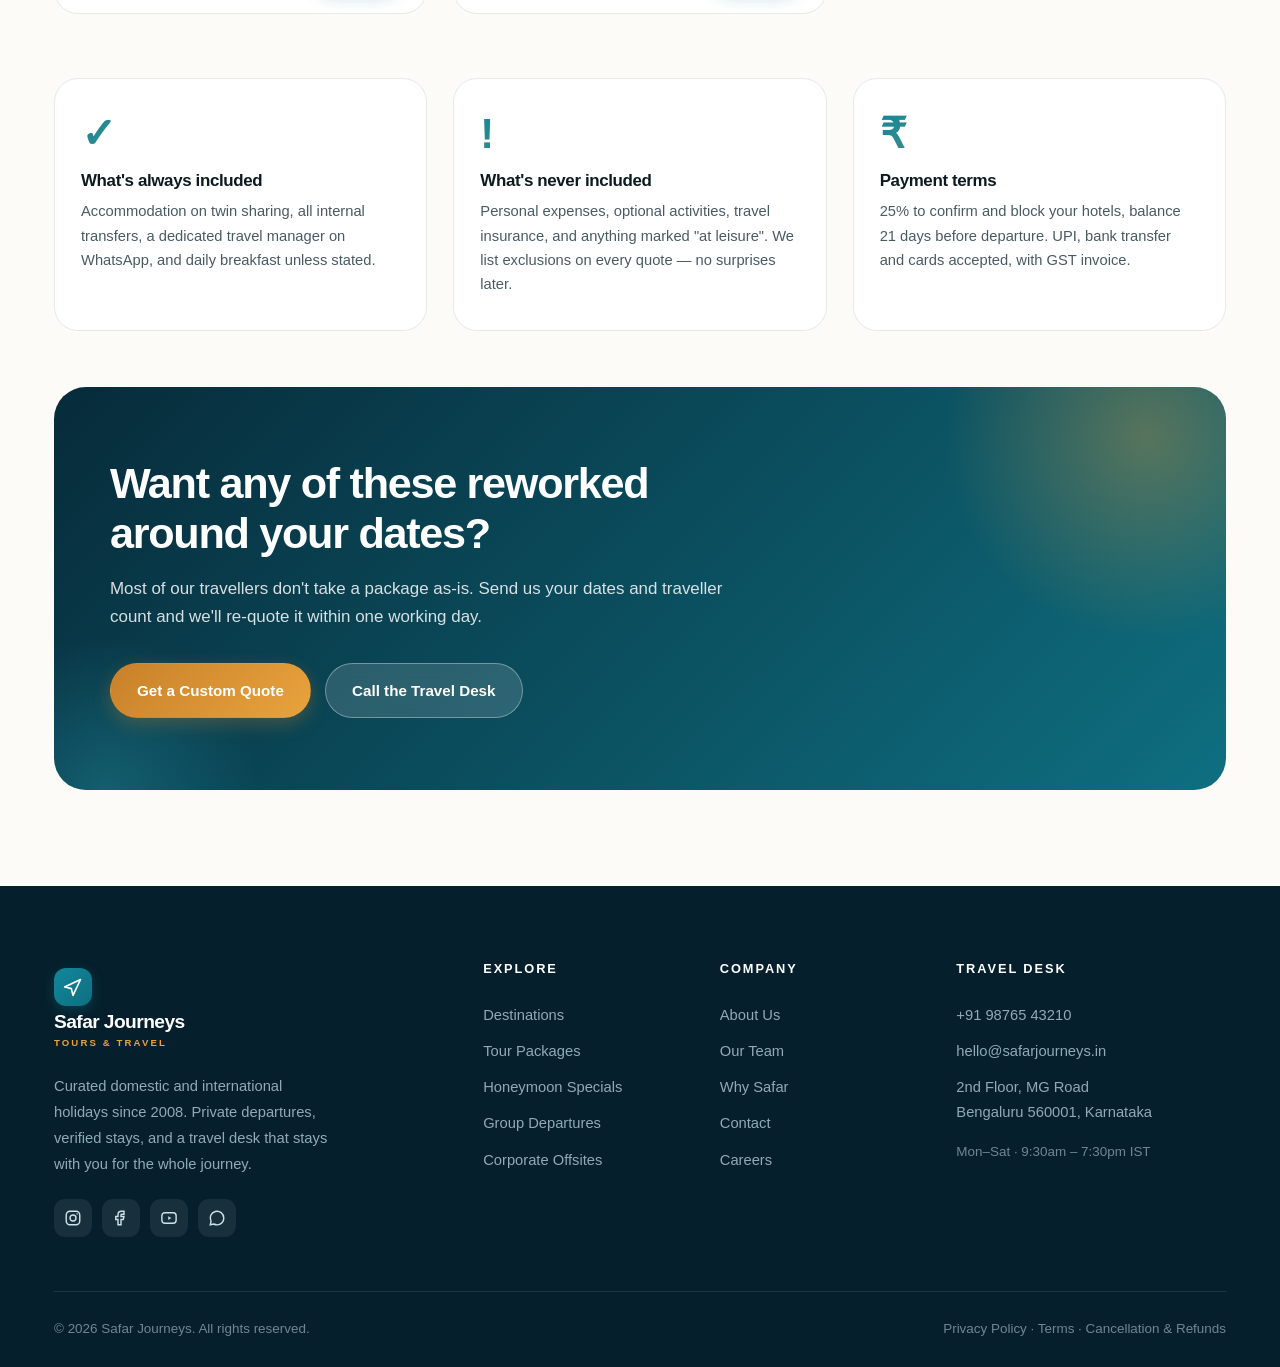
<file: packages.html>
<!DOCTYPE html>
<html lang="en">
<head>
<meta charset="utf-8">
<meta name="viewport" content="width=device-width, initial-scale=1">
<title>Tour Packages — Safar Journeys</title>
<meta name="description" content="Fixed-price tour packages across India, Bali, Thailand, Singapore and Dubai. Transparent per-person pricing, verified hotels, 24×7 on-trip support.">
<link rel="icon" href="data:image/svg+xml,%3Csvg xmlns='http://www.w3.org/2000/svg' viewBox='0 0 24 24'%3E%3Crect width='24' height='24' rx='6' fill='%230e6f80'/%3E%3Cpath d='M4 12l16-7-7 16-2-7-7-2z' fill='%23fff'/%3E%3C/svg%3E">
<link rel="stylesheet" href="assets/css/style.css">
</head>
<body>

<header class="header scrolled">
  <div class="wrap header__row">
    <a class="brand" href="index.html">
      <span class="brand__mark">
        <svg width="20" height="20" viewBox="0 0 24 24" fill="none" stroke="currentColor" stroke-width="2" stroke-linecap="round" stroke-linejoin="round"><path d="M2 12l19-9-9 19-2-8-8-2z"/></svg>
      </span>
      <span>Safar Journeys<span class="brand__sub">Tours &amp; Travel</span></span>
    </a>
    <nav class="nav">
      <a href="index.html">Home</a>
      <a href="destinations.html">Destinations</a>
      <a href="packages.html" class="active">Tour Packages</a>
      <a href="about.html">About Us</a>
      <a href="contact.html">Contact</a>
      <a href="contact.html" class="btn btn--primary btn--sm">Plan My Trip</a>
    </nav>
    <a href="contact.html" class="btn btn--primary btn--sm header__cta">Plan My Trip</a>
    <button class="burger" aria-label="Menu"><span></span><span></span><span></span></button>
  </div>
</header>

<section class="hero hero--page">
  <div class="hero__media">
    <img src="assets/img/bali.jpg" alt="Rice terraces in Ubud, Bali">
  </div>
  <div class="wrap hero__inner">
    <div class="crumbs"><a href="index.html">Home</a><i>/</i><b>Tour Packages</b></div>
    <h1>Eleven trips, ready to go this season</h1>
    <p class="hero__text">Fixed departures with everything costed up front. Take one as-is, or ask us to bend it around your dates — most travellers do.</p>
  </div>
</section>

<section class="section">
  <div class="wrap">

    <div class="chips rv" data-filter-group="f">
      <button class="chip on" data-val="all">All Packages</button>
      <button class="chip" data-val="domestic">India</button>
      <button class="chip" data-val="international">International</button>
      <button class="chip" data-val="honeymoon">Honeymoon</button>
      <button class="chip" data-val="family">Family</button>
      <button class="chip" data-val="adventure">Adventure</button>
    </div>

    <div class="grid grid--3">

      <article class="card rv" data-f="domestic family">
        <div class="card__img">
          <span class="card__ribbon">Best Seller</span>
          <img src="assets/img/munnar.jpg" alt="Munnar tea estates">
        </div>
        <div class="card__body">
          <div class="card__meta"><span>🗓 6D / 5N</span><span>📍 Kerala</span><span>👥 2–12</span></div>
          <h3>Kerala Backwaters &amp; Tea Hills</h3>
          <p class="card__desc">Kochi old town, a private houseboat night in Alleppey, the tea terraces of Munnar and Thekkady's spice country — at a pace that suits grandparents and kids alike.</p>
          <div class="card__meta" style="margin-top:16px"><span>✓ Hotels</span><span>✓ Houseboat</span><span>✓ All transfers</span><span>✓ Breakfast</span></div>
          <div class="card__foot">
            <div class="price"><small>From</small><b>₹24,500</b> <u>/ person</u></div>
            <a href="contact.html?destination=Kerala" class="btn btn--primary btn--sm">Enquire</a>
          </div>
        </div>
      </article>

      <article class="card rv" data-f="domestic adventure">
        <div class="card__img">
          <span class="card__ribbon">Adventure</span>
          <img src="assets/img/ladakh.jpg" alt="Pangong Lake, Ladakh">
        </div>
        <div class="card__body">
          <div class="card__meta"><span>🗓 7D / 6N</span><span>📍 Ladakh</span><span>👥 2–8</span></div>
          <h3>Ladakh High Passes Expedition</h3>
          <p class="card__desc">Two acclimatisation days in Leh, the dunes of Nubra, Diskit monastery at dawn, and a night camped beside Pangong. Built for travellers who've done the easy trips already.</p>
          <div class="card__meta" style="margin-top:16px"><span>✓ Inner-line permits</span><span>✓ Oxygen support</span><span>✓ 4×4</span></div>
          <div class="card__foot">
            <div class="price"><small>From</small><b>₹39,500</b> <u>/ person</u></div>
            <a href="contact.html?destination=Ladakh" class="btn btn--primary btn--sm">Enquire</a>
          </div>
        </div>
      </article>

      <article class="card rv" data-f="domestic family">
        <div class="card__img">
          <span class="card__ribbon">Family</span>
          <img src="assets/img/rajasthan.jpg" alt="Amber Fort, Jaipur">
        </div>
        <div class="card__body">
          <div class="card__meta"><span>🗓 8D / 7N</span><span>📍 Rajasthan</span><span>👥 2–14</span></div>
          <h3>Rajasthan Palaces &amp; Desert</h3>
          <p class="card__desc">Jaipur's Amber Fort, Udaipur's lake palaces, a camel evening in the Thar and a heritage-haveli night in Jaisalmer. The classic first India trip, done properly.</p>
          <div class="card__meta" style="margin-top:16px"><span>✓ Haveli stays</span><span>✓ Guide</span><span>✓ Desert camp</span></div>
          <div class="card__foot">
            <div class="price"><small>From</small><b>₹28,900</b> <u>/ person</u></div>
            <a href="contact.html?destination=Rajasthan" class="btn btn--primary btn--sm">Enquire</a>
          </div>
        </div>
      </article>

      <article class="card rv" data-f="domestic honeymoon">
        <div class="card__img">
          <span class="card__ribbon">Honeymoon</span>
          <img src="assets/img/kashmir.jpg" alt="Dal Lake, Kashmir">
        </div>
        <div class="card__body">
          <div class="card__meta"><span>🗓 6D / 5N</span><span>📍 Kashmir</span><span>👥 2</span></div>
          <h3>Kashmir Lakes &amp; Meadows</h3>
          <p class="card__desc">A heated shikara evening on Dal Lake, the gondola to Gulmarg's snow line, and Pahalgam's pine valleys. Couples-only departures with private cars throughout.</p>
          <div class="card__meta" style="margin-top:16px"><span>✓ Deluxe houseboat</span><span>✓ Private car</span><span>✓ Candlelight dinner</span></div>
          <div class="card__foot">
            <div class="price"><small>From</small><b>₹31,400</b> <u>/ person</u></div>
            <a href="contact.html?destination=Kashmir" class="btn btn--primary btn--sm">Enquire</a>
          </div>
        </div>
      </article>

      <article class="card rv" data-f="domestic honeymoon">
        <div class="card__img">
          <span class="card__ribbon">Islands</span>
          <img src="assets/img/andaman.jpg" alt="Radhanagar Beach, Andaman">
        </div>
        <div class="card__body">
          <div class="card__meta"><span>🗓 6D / 5N</span><span>📍 Andaman</span><span>👥 2–10</span></div>
          <h3>Andaman Islands Escape</h3>
          <p class="card__desc">Havelock's Radhanagar at sunset, snorkelling at Elephant Beach, Neil Island's quiet lanes and the Cellular Jail's light-and-sound show.</p>
          <div class="card__meta" style="margin-top:16px"><span>✓ Ferry tickets</span><span>✓ Snorkelling</span><span>✓ Beach resort</span></div>
          <div class="card__foot">
            <div class="price"><small>From</small><b>₹32,000</b> <u>/ person</u></div>
            <a href="contact.html?destination=Andaman%20Islands" class="btn btn--primary btn--sm">Enquire</a>
          </div>
        </div>
      </article>

      <article class="card rv" data-f="domestic adventure">
        <div class="card__img">
          <span class="card__ribbon">Offbeat</span>
          <img src="assets/img/spiti.jpg" alt="Key Monastery, Spiti Valley">
        </div>
        <div class="card__body">
          <div class="card__meta"><span>🗓 8D / 7N</span><span>📍 Spiti Valley</span><span>👥 4–10</span></div>
          <h3>Spiti Valley Cold Desert</h3>
          <p class="card__desc">Chandratal's blue, Key and Tabo monasteries, and the highest villages in India. Long driving days, thin air, and landscapes people don't believe are real.</p>
          <div class="card__meta" style="margin-top:16px"><span>✓ Homestays</span><span>✓ Tempo traveller</span><span>✓ Permits</span></div>
          <div class="card__foot">
            <div class="price"><small>From</small><b>₹34,000</b> <u>/ person</u></div>
            <a href="contact.html?destination=Spiti%20Valley" class="btn btn--primary btn--sm">Enquire</a>
          </div>
        </div>
      </article>

      <article class="card rv" data-f="domestic family">
        <div class="card__img">
          <span class="card__ribbon">Monsoon</span>
          <img src="assets/img/meghalaya.jpg" alt="Living root bridge, Meghalaya">
        </div>
        <div class="card__body">
          <div class="card__meta"><span>🗓 6D / 5N</span><span>📍 Meghalaya</span><span>👥 2–12</span></div>
          <h3>Meghalaya Rain &amp; Root Bridges</h3>
          <p class="card__desc">Shillong, Cherrapunji's waterfalls, the double-decker root bridge at Nongriat and a night on the crystal-clear Umngot river at Dawki.</p>
          <div class="card__meta" style="margin-top:16px"><span>✓ Riverside camp</span><span>✓ Boat ride</span><span>✓ Trek guide</span></div>
          <div class="card__foot">
            <div class="price"><small>From</small><b>₹26,700</b> <u>/ person</u></div>
            <a href="contact.html?destination=Meghalaya" class="btn btn--primary btn--sm">Enquire</a>
          </div>
        </div>
      </article>

      <article class="card rv" data-f="international honeymoon">
        <div class="card__img">
          <span class="card__ribbon">Honeymoon</span>
          <img src="assets/img/bali.jpg" alt="Ubud rice terraces, Bali">
        </div>
        <div class="card__body">
          <div class="card__meta"><span>🗓 7D / 6N</span><span>📍 Bali</span><span>👥 2</span></div>
          <h3>Bali Honeymoon Retreat</h3>
          <p class="card__desc">A private-pool villa in Ubud, the Tegallalang terraces, a Nusa Penida day trip and three nights in Seminyak to finish. Visa on arrival, all transfers included.</p>
          <div class="card__meta" style="margin-top:16px"><span>✓ Pool villa</span><span>✓ Visa</span><span>✓ Private transfers</span></div>
          <div class="card__foot">
            <div class="price"><small>From</small><b>₹52,000</b> <u>/ person</u></div>
            <a href="contact.html?destination=Bali" class="btn btn--primary btn--sm">Enquire</a>
          </div>
        </div>
      </article>

      <article class="card rv" data-f="international family">
        <div class="card__img">
          <span class="card__ribbon">City Break</span>
          <img src="assets/img/singapore.jpg" alt="Marina Bay, Singapore">
        </div>
        <div class="card__body">
          <div class="card__meta"><span>🗓 5D / 4N</span><span>📍 Singapore</span><span>👥 2–12</span></div>
          <h3>Singapore Family City Break</h3>
          <p class="card__desc">Universal Studios, Sentosa, Gardens by the Bay after dark and the Night Safari. Compact, safe and genuinely easy with young children.</p>
          <div class="card__meta" style="margin-top:16px"><span>✓ Attraction passes</span><span>✓ Visa</span><span>✓ MRT card</span></div>
          <div class="card__foot">
            <div class="price"><small>From</small><b>₹58,900</b> <u>/ person</u></div>
            <a href="contact.html?destination=Singapore" class="btn btn--primary btn--sm">Enquire</a>
          </div>
        </div>
      </article>

      <article class="card rv" data-f="international family">
        <div class="card__img">
          <span class="card__ribbon">Short Haul</span>
          <img src="assets/img/dubai.jpg" alt="Dubai skyline">
        </div>
        <div class="card__body">
          <div class="card__meta"><span>🗓 5D / 4N</span><span>📍 Dubai</span><span>👥 2–14</span></div>
          <h3>Dubai City &amp; Desert</h3>
          <p class="card__desc">Burj Khalifa's observation deck, a dune-bashing evening with dinner in the desert, the old creek abra ride and an afternoon at Global Village.</p>
          <div class="card__meta" style="margin-top:16px"><span>✓ Visa</span><span>✓ Desert safari</span><span>✓ Burj Khalifa</span></div>
          <div class="card__foot">
            <div class="price"><small>From</small><b>₹49,900</b> <u>/ person</u></div>
            <a href="contact.html?destination=Dubai" class="btn btn--primary btn--sm">Enquire</a>
          </div>
        </div>
      </article>

      <article class="card rv" data-f="international">
        <div class="card__img">
          <span class="card__ribbon">Island Hopper</span>
          <img src="assets/img/thailand.jpg" alt="Phi Phi Islands, Thailand">
        </div>
        <div class="card__body">
          <div class="card__meta"><span>🗓 6D / 5N</span><span>📍 Thailand</span><span>👥 2–12</span></div>
          <h3>Thailand Island Hopper</h3>
          <p class="card__desc">Bangkok's temples and markets, then Phuket and a Phi Phi speedboat day. Flights, ferries and beachfront hotels handled end to end.</p>
          <div class="card__meta" style="margin-top:16px"><span>✓ Speedboat tour</span><span>✓ Domestic flights</span><span>✓ Breakfast</span></div>
          <div class="card__foot">
            <div class="price"><small>From</small><b>₹46,500</b> <u>/ person</u></div>
            <a href="contact.html?destination=Thailand" class="btn btn--primary btn--sm">Enquire</a>
          </div>
        </div>
      </article>

    </div>

    <p data-empty="f" style="display:none;text-align:center;padding:60px 0;color:var(--muted);font-weight:600">
      No packages in that category yet — tell us what you're after and we'll build one.
    </p>

    <div class="grid grid--3 rv" style="margin-top:64px">
      <div class="step">
        <div class="step__n">✓</div>
        <h3>What's always included</h3>
        <p>Accommodation on twin sharing, all internal transfers, a dedicated travel manager on WhatsApp, and daily breakfast unless stated.</p>
      </div>
      <div class="step">
        <div class="step__n">!</div>
        <h3>What's never included</h3>
        <p>Personal expenses, optional activities, travel insurance, and anything marked "at leisure". We list exclusions on every quote — no surprises later.</p>
      </div>
      <div class="step">
        <div class="step__n">₹</div>
        <h3>Payment terms</h3>
        <p>25% to confirm and block your hotels, balance 21 days before departure. UPI, bank transfer and cards accepted, with GST invoice.</p>
      </div>
    </div>

    <div class="cta rv" style="margin-top:56px">
      <div class="cta__in">
        <h2>Want any of these reworked around your dates?</h2>
        <p>Most of our travellers don't take a package as-is. Send us your dates and traveller count and we'll re-quote it within one working day.</p>
        <div class="cta__actions">
          <a href="contact.html" class="btn btn--sand">Get a Custom Quote</a>
          <a href="tel:+919876543210" class="btn btn--light">Call the Travel Desk</a>
        </div>
      </div>
    </div>

  </div>
</section>

<footer class="footer">
  <div class="wrap">
    <div class="footer__grid">
      <div>
        <a class="brand" href="index.html">
          <span class="brand__mark">
            <svg width="20" height="20" viewBox="0 0 24 24" fill="none" stroke="currentColor" stroke-width="2" stroke-linecap="round" stroke-linejoin="round"><path d="M2 12l19-9-9 19-2-8-8-2z"/></svg>
          </span>
          <span>Safar Journeys<span class="brand__sub">Tours &amp; Travel</span></span>
        </a>
        <p class="footer__about">Curated domestic and international holidays since 2008. Private departures, verified stays, and a travel desk that stays with you for the whole journey.</p>
        <div class="social">
          <a href="#" aria-label="Instagram"><svg width="18" height="18" viewBox="0 0 24 24" fill="none" stroke="currentColor" stroke-width="1.9"><rect x="3" y="3" width="18" height="18" rx="5"/><circle cx="12" cy="12" r="4"/><circle cx="17.5" cy="6.5" r="1" fill="currentColor" stroke="none"/></svg></a>
          <a href="#" aria-label="Facebook"><svg width="18" height="18" viewBox="0 0 24 24" fill="none" stroke="currentColor" stroke-width="1.9"><path d="M15 3h-2.5A4.5 4.5 0 008 7.5V10H5v4h3v7h4v-7h3l1-4h-4V8a1 1 0 011-1h3V3z"/></svg></a>
          <a href="#" aria-label="YouTube"><svg width="18" height="18" viewBox="0 0 24 24" fill="none" stroke="currentColor" stroke-width="1.9"><rect x="2.5" y="5" width="19" height="14" rx="4"/><path d="M11 9.5l4 2.5-4 2.5v-5z" fill="currentColor" stroke="none"/></svg></a>
          <a href="https://wa.me/919876543210" aria-label="WhatsApp"><svg width="18" height="18" viewBox="0 0 24 24" fill="none" stroke="currentColor" stroke-width="1.9"><path d="M21 12a9 9 0 01-13.2 8L3 21l1.1-4.7A9 9 0 1121 12z"/></svg></a>
        </div>
      </div>
      <div>
        <h4>Explore</h4>
        <a href="destinations.html">Destinations</a>
        <a href="packages.html">Tour Packages</a>
        <a href="packages.html">Honeymoon Specials</a>
        <a href="packages.html">Group Departures</a>
        <a href="packages.html">Corporate Offsites</a>
      </div>
      <div>
        <h4>Company</h4>
        <a href="about.html">About Us</a>
        <a href="about.html">Our Team</a>
        <a href="about.html">Why Safar</a>
        <a href="contact.html">Contact</a>
        <a href="contact.html">Careers</a>
      </div>
      <div>
        <h4>Travel Desk</h4>
        <a href="tel:+919876543210">+91 98765 43210</a>
        <a href="mailto:hello@safarjourneys.in">hello@safarjourneys.in</a>
        <p style="padding:6px 0;line-height:1.7">2nd Floor, MG Road<br>Bengaluru 560001, Karnataka</p>
        <p style="padding-top:10px;font-size:.84rem;color:#6d8894">Mon–Sat · 9:30am – 7:30pm IST</p>
      </div>
    </div>
    <div class="footer__bar">
      <span>© <span data-year>2026</span> Safar Journeys. All rights reserved.</span>
      <span>Privacy Policy · Terms · Cancellation &amp; Refunds</span>
    </div>
  </div>
</footer>

<a href="https://wa.me/919876543210" class="wa" aria-label="Chat on WhatsApp">
  <svg width="28" height="28" viewBox="0 0 24 24" fill="currentColor"><path d="M12 2a10 10 0 00-8.6 15.1L2 22l5-1.3A10 10 0 1012 2zm0 18a8 8 0 01-4.1-1.1l-.3-.2-3 .8.8-2.9-.2-.3A8 8 0 1112 20zm4.5-5.9c-.2-.1-1.4-.7-1.6-.8-.2-.1-.4-.1-.5.1-.2.2-.6.8-.8 1-.1.2-.3.2-.5.1a6.5 6.5 0 01-1.9-1.2 7.2 7.2 0 01-1.3-1.7c-.1-.2 0-.4.1-.5l.4-.5c.1-.2.2-.3.3-.5v-.4c0-.1-.5-1.3-.7-1.7-.2-.5-.4-.4-.5-.4h-.5c-.2 0-.5.1-.7.3-.2.3-.9.9-.9 2.2s.9 2.5 1 2.7c.1.2 1.8 2.8 4.4 3.9 2.6 1 2.6.7 3.1.6.5 0 1.6-.6 1.8-1.3.2-.6.2-1.2.2-1.3-.1-.2-.3-.2-.5-.3z"/></svg>
</a>

<script src="assets/js/main.js"></script>
</body>
</html>
</file>
<file: assets/css/style.css>
/* ==========================================================================
   Safar Journeys — design system
   ========================================================================== */

:root{
  --navy-900:#05202c; --navy-800:#072b3a; --navy-700:#0a3a4c;
  --ocean-600:#0e6f80; --ocean-500:#12879b; --ocean-400:#2aa7bb;
  --teal-100:#e2f4f7; --teal-050:#f1fafb;
  --sand-600:#c9812a; --sand-500:#e8a33d; --sand-400:#f2bd6b;
  --cream:#fdfbf7; --cream-2:#f7f2ea;
  --ink:#0d1b21; --body:#4a5a63; --muted:#8496a0; --line:#e4ebe9;

  --shadow-sm:0 1px 2px rgba(5,32,44,.06), 0 2px 8px rgba(5,32,44,.05);
  --shadow-md:0 4px 14px rgba(5,32,44,.08), 0 12px 34px rgba(5,32,44,.08);
  --shadow-lg:0 18px 50px rgba(5,32,44,.16);

  --r-sm:10px; --r-md:16px; --r-lg:24px; --r-xl:32px;
  --wrap:1220px;
  --font:-apple-system,BlinkMacSystemFont,"SF Pro Display","Segoe UI",Roboto,"Helvetica Neue",Arial,sans-serif;
}

*,*::before,*::after{box-sizing:border-box}
html{scroll-behavior:smooth;-webkit-text-size-adjust:100%}
body{
  margin:0;font-family:var(--font);color:var(--body);background:var(--cream);
  font-size:16px;line-height:1.65;-webkit-font-smoothing:antialiased;
}
img{max-width:100%;display:block}
a{color:inherit;text-decoration:none}
button{font-family:inherit}
h1,h2,h3,h4{color:var(--ink);margin:0;line-height:1.15;letter-spacing:-.022em;font-weight:700}
h1{font-size:clamp(2.4rem,5.4vw,4.2rem);letter-spacing:-.035em}
h2{font-size:clamp(1.8rem,3.4vw,2.7rem);letter-spacing:-.03em}
h3{font-size:1.18rem}
p{margin:0}
.wrap{width:100%;max-width:var(--wrap);margin:0 auto;padding:0 24px}

/* ---------- primitives ---------- */
.eyebrow{
  display:inline-flex;align-items:center;gap:9px;
  font-size:.74rem;font-weight:700;letter-spacing:.16em;text-transform:uppercase;
  color:var(--ocean-600);margin-bottom:14px;
}
.eyebrow::before{content:"";width:26px;height:2px;background:var(--sand-500);border-radius:2px}
.lead{font-size:1.07rem;color:var(--body);max-width:62ch}
.section{padding:96px 0}
.section--tight{padding:68px 0}
.section--cream{background:var(--cream-2)}
.section--navy{background:var(--navy-800);color:#c3d6dd}
.section--navy h2,.section--navy h3{color:#fff}
.section--navy .lead{color:#a9c2cb}
.head{max-width:660px;margin-bottom:52px}
.head--center{margin-left:auto;margin-right:auto;text-align:center}
.head--center .lead{margin-left:auto;margin-right:auto}

/* ---------- buttons ---------- */
.btn{
  display:inline-flex;align-items:center;justify-content:center;gap:9px;
  padding:14px 26px;border-radius:999px;font-weight:600;font-size:.95rem;
  border:1px solid transparent;cursor:pointer;transition:.22s ease;white-space:nowrap;
}
.btn--primary{background:linear-gradient(135deg,var(--ocean-600),var(--ocean-500));color:#fff;box-shadow:0 6px 18px rgba(14,111,128,.3)}
.btn--primary:hover{transform:translateY(-2px);box-shadow:0 12px 28px rgba(14,111,128,.38)}
.btn--sand{background:linear-gradient(135deg,var(--sand-600),var(--sand-500));color:#fff;box-shadow:0 6px 18px rgba(201,129,42,.3)}
.btn--sand:hover{transform:translateY(-2px);box-shadow:0 12px 28px rgba(201,129,42,.38)}
.btn--ghost{border-color:var(--line);background:#fff;color:var(--ink)}
.btn--ghost:hover{border-color:var(--ocean-400);color:var(--ocean-600);transform:translateY(-2px)}
.btn--light{background:rgba(255,255,255,.14);border-color:rgba(255,255,255,.34);color:#fff;backdrop-filter:blur(10px)}
.btn--light:hover{background:rgba(255,255,255,.24);transform:translateY(-2px)}
.btn--sm{padding:10px 18px;font-size:.86rem}

/* ---------- header ---------- */
.header{
  position:fixed;inset:0 0 auto 0;z-index:80;
  transition:background .3s ease, box-shadow .3s ease, padding .3s ease;
  padding:20px 0;
}
.header__row{display:flex;align-items:center;gap:38px}
.header.scrolled{background:rgba(253,251,247,.86);backdrop-filter:blur(16px) saturate(180%);box-shadow:0 1px 0 var(--line);padding:12px 0}
.brand{display:flex;align-items:center;gap:11px;font-weight:800;font-size:1.2rem;color:#fff;letter-spacing:-.03em;transition:color .3s}
.header.scrolled .brand{color:var(--ink)}
.brand__mark{
  width:38px;height:38px;border-radius:12px;flex:none;
  background:linear-gradient(135deg,var(--ocean-500),var(--ocean-600));
  display:grid;place-items:center;color:#fff;box-shadow:0 4px 12px rgba(14,111,128,.35);
}
.brand__sub{display:block;font-size:.6rem;font-weight:600;letter-spacing:.22em;text-transform:uppercase;color:var(--sand-500);margin-top:-3px}
.nav{display:flex;gap:30px;margin-left:auto}
.nav a{font-size:.93rem;font-weight:600;color:rgba(255,255,255,.9);position:relative;padding:4px 0;transition:color .2s}
.header.scrolled .nav a{color:var(--body)}
.nav a::after{content:"";position:absolute;left:0;bottom:0;height:2px;width:0;background:var(--sand-500);transition:width .25s}
.nav a:hover::after,.nav a.active::after{width:100%}
.nav a:hover,.header.scrolled .nav a:hover{color:var(--ocean-600)}
.header__cta{margin-left:6px}
.burger{display:none;margin-left:auto;background:none;border:0;cursor:pointer;padding:8px}
.burger span{display:block;width:24px;height:2px;background:#fff;margin:5px 0;border-radius:2px;transition:.25s}
.header.scrolled .burger span{background:var(--ink)}
.burger.on span:nth-child(1){transform:translateY(7px) rotate(45deg)}
.burger.on span:nth-child(2){opacity:0}
.burger.on span:nth-child(3){transform:translateY(-7px) rotate(-45deg)}

/* ---------- hero ---------- */
.hero{position:relative;min-height:100svh;display:flex;align-items:center;overflow:hidden;background:var(--navy-900)}
.hero__media{position:absolute;inset:0}
.hero__media img{width:100%;height:100%;object-fit:cover;animation:kenburns 26s ease-in-out infinite alternate}
@keyframes kenburns{from{transform:scale(1.06) translate(0,0)}to{transform:scale(1.16) translate(-1.6%,-1.4%)}}
.hero__media::after{
  content:"";position:absolute;inset:0;
  background:linear-gradient(180deg,rgba(5,32,44,.86) 0%,rgba(5,32,44,.44) 34%,rgba(5,32,44,.6) 72%,rgba(5,32,44,.92) 100%);
}
.hero__inner{position:relative;z-index:2;padding:150px 0 74px;width:100%}
.hero__badge{
  display:inline-flex;align-items:center;gap:10px;padding:8px 17px;border-radius:999px;
  background:rgba(255,255,255,.1);border:1px solid rgba(255,255,255,.22);backdrop-filter:blur(10px);
  color:#fff;font-size:.79rem;font-weight:600;letter-spacing:.05em;margin-bottom:26px;
}
.hero__badge b{color:var(--sand-400)}
.hero h1{color:#fff;max-width:19ch}
.hero h1 em{font-style:normal;background:linear-gradient(120deg,var(--sand-400),var(--sand-500));-webkit-background-clip:text;background-clip:text;color:transparent}
.hero__text{margin-top:24px;max-width:56ch;font-size:1.1rem;color:rgba(255,255,255,.82)}
.hero__actions{display:flex;flex-wrap:wrap;gap:14px;margin-top:36px}
.hero__trust{display:flex;flex-wrap:wrap;gap:36px;margin-top:52px;padding-top:30px;border-top:1px solid rgba(255,255,255,.16)}
.trust b{display:block;font-size:1.85rem;color:#fff;font-weight:700;letter-spacing:-.03em}
.trust span{font-size:.82rem;color:rgba(255,255,255,.66);letter-spacing:.03em}

/* ---------- search bar ---------- */
.search{position:relative;z-index:5;margin-top:-58px}
.search__card{
  background:#fff;border-radius:var(--r-lg);box-shadow:var(--shadow-lg);
  padding:22px;display:grid;grid-template-columns:repeat(4,1fr) auto;gap:6px;align-items:end;
  border:1px solid rgba(228,235,233,.7);
}
.field{display:flex;flex-direction:column;gap:7px;padding:10px 18px;border-right:1px solid var(--line)}
.field:last-of-type{border-right:0}
.field label{font-size:.7rem;font-weight:800;letter-spacing:.14em;text-transform:uppercase;color:var(--muted)}
.field select,.field input{
  border:0;outline:0;font-family:inherit;font-size:.98rem;font-weight:600;color:var(--ink);
  background:transparent;padding:2px 0;width:100%;cursor:pointer;
}
.search .btn{height:52px;padding:0 30px}

/* ---------- cards / grids ---------- */
.grid{display:grid;gap:26px}
.grid--3{grid-template-columns:repeat(3,1fr)}
.grid--4{grid-template-columns:repeat(4,1fr)}
.grid--2{grid-template-columns:repeat(2,1fr)}

.dest{position:relative;border-radius:var(--r-lg);overflow:hidden;display:block;background:var(--navy-800);isolation:isolate}
.dest--tall{grid-row:span 2}
.dest img{width:100%;height:100%;min-height:270px;object-fit:cover;transition:transform .7s cubic-bezier(.2,.7,.3,1)}
.dest--tall img{min-height:566px}
.dest:hover img{transform:scale(1.07)}
.dest__ov{
  position:absolute;inset:0;display:flex;flex-direction:column;justify-content:flex-end;
  padding:26px;background:linear-gradient(180deg,transparent 32%,rgba(5,32,44,.5) 66%,rgba(5,32,44,.9));
}
.dest__tag{
  position:absolute;top:18px;left:18px;padding:6px 13px;border-radius:999px;
  background:rgba(255,255,255,.16);border:1px solid rgba(255,255,255,.3);backdrop-filter:blur(10px);
  color:#fff;font-size:.72rem;font-weight:700;letter-spacing:.09em;text-transform:uppercase;
}
.dest__t{color:#fff;font-size:1.42rem;font-weight:700;letter-spacing:-.025em}
.dest__m{color:rgba(255,255,255,.82);font-size:.87rem;margin-top:5px;display:flex;align-items:center;gap:8px}
.dest__price{color:var(--sand-400);font-weight:700}

.card{background:#fff;border:1px solid var(--line);border-radius:var(--r-lg);overflow:hidden;transition:.3s ease;display:flex;flex-direction:column}
.card:hover{transform:translateY(-6px);box-shadow:var(--shadow-md);border-color:#d3e2e0}
.card__img{position:relative;overflow:hidden;aspect-ratio:16/10}
.card__img img{width:100%;height:100%;object-fit:cover;transition:transform .7s cubic-bezier(.2,.7,.3,1)}
.card:hover .card__img img{transform:scale(1.06)}
.card__ribbon{
  position:absolute;top:14px;left:14px;padding:6px 12px;border-radius:999px;
  background:linear-gradient(135deg,var(--sand-600),var(--sand-500));color:#fff;
  font-size:.7rem;font-weight:800;letter-spacing:.08em;text-transform:uppercase;box-shadow:var(--shadow-sm);
}
.card__body{padding:24px;display:flex;flex-direction:column;flex:1}
.card__meta{display:flex;flex-wrap:wrap;gap:14px;font-size:.8rem;color:var(--muted);font-weight:600;margin-bottom:11px}
.card__meta span{display:inline-flex;align-items:center;gap:6px}
.card__body h3{margin-bottom:9px}
.card__desc{font-size:.92rem;color:var(--body);flex:1}
.card__foot{display:flex;align-items:flex-end;justify-content:space-between;gap:16px;margin-top:22px;padding-top:20px;border-top:1px solid var(--line)}
.price small{display:block;font-size:.72rem;color:var(--muted);font-weight:600;letter-spacing:.06em;text-transform:uppercase}
.price b{font-size:1.45rem;color:var(--ink);letter-spacing:-.03em}
.price u{text-decoration:none;font-size:.82rem;color:var(--muted);font-weight:500}

/* ---------- features ---------- */
.feat{display:flex;gap:18px}
.feat__ic{
  width:52px;height:52px;border-radius:15px;flex:none;display:grid;place-items:center;
  background:var(--teal-100);color:var(--ocean-600);
}
.feat h3{margin-bottom:8px;font-size:1.06rem}
.feat p{font-size:.92rem}
.section--navy .feat__ic{background:rgba(42,167,187,.16);color:var(--ocean-400)}

/* ---------- steps ---------- */
.step{position:relative;padding:34px 26px;background:#fff;border:1px solid var(--line);border-radius:var(--r-lg)}
.step__n{
  font-size:2.6rem;font-weight:800;letter-spacing:-.05em;line-height:1;
  background:linear-gradient(135deg,var(--ocean-500),var(--sand-500));
  -webkit-background-clip:text;background-clip:text;color:transparent;margin-bottom:16px;
}
.step h3{margin-bottom:9px;font-size:1.06rem}
.step p{font-size:.92rem}

/* ---------- testimonial ---------- */
.quote{background:#fff;border:1px solid var(--line);border-radius:var(--r-lg);padding:32px;display:flex;flex-direction:column;gap:20px}
.quote__stars{color:var(--sand-500);letter-spacing:3px;font-size:.95rem}
.quote p{font-size:1rem;color:var(--ink);line-height:1.7;flex:1}
.quote__who{display:flex;align-items:center;gap:13px;padding-top:20px;border-top:1px solid var(--line)}
.avatar{
  width:44px;height:44px;border-radius:50%;flex:none;display:grid;place-items:center;
  font-weight:700;color:#fff;font-size:1rem;letter-spacing:-.02em;
  background:linear-gradient(135deg,var(--ocean-500),var(--ocean-600));
}
.quote__who b{display:block;color:var(--ink);font-size:.94rem}
.quote__who span{font-size:.82rem;color:var(--muted)}

/* ---------- cta ---------- */
.cta{
  position:relative;overflow:hidden;border-radius:var(--r-xl);padding:72px 56px;color:#fff;
  background:linear-gradient(135deg,var(--navy-800),var(--ocean-600));
}
.cta::before{content:"";position:absolute;width:420px;height:420px;border-radius:50%;right:-130px;top:-160px;background:radial-gradient(circle,rgba(232,163,61,.34),transparent 68%)}
.cta::after{content:"";position:absolute;width:320px;height:320px;border-radius:50%;left:-110px;bottom:-160px;background:radial-gradient(circle,rgba(42,167,187,.3),transparent 68%)}
.cta__in{position:relative;z-index:2;max-width:640px}
.cta h2{color:#fff;margin-bottom:16px}
.cta p{color:rgba(255,255,255,.84);font-size:1.06rem}
.cta__actions{display:flex;flex-wrap:wrap;gap:14px;margin-top:32px}

/* ---------- page hero ---------- */
.hero--page{min-height:auto;padding:180px 0 96px}
.hero--page .hero__inner{padding:0}
.hero--page h1{font-size:clamp(2.1rem,4.4vw,3.3rem);max-width:24ch}
.crumbs{display:flex;gap:10px;align-items:center;font-size:.84rem;color:rgba(255,255,255,.62);margin-bottom:20px}
.crumbs b{color:#fff;font-weight:600}
.crumbs i{font-style:normal;opacity:.5}

/* ---------- filters ---------- */
.chips{display:flex;flex-wrap:wrap;gap:10px;margin-bottom:38px}
.chip{
  padding:10px 20px;border-radius:999px;border:1px solid var(--line);background:#fff;
  font-size:.87rem;font-weight:600;color:var(--body);cursor:pointer;transition:.2s;
}
.chip:hover{border-color:var(--ocean-400);color:var(--ocean-600)}
.chip.on{background:var(--navy-800);border-color:var(--navy-800);color:#fff}

/* ---------- form ---------- */
.form{background:#fff;border:1px solid var(--line);border-radius:var(--r-lg);padding:34px;box-shadow:var(--shadow-sm)}
.form__row{display:grid;grid-template-columns:1fr 1fr;gap:18px}
.form__group{display:flex;flex-direction:column;gap:8px;margin-bottom:18px}
.form__group label{font-size:.82rem;font-weight:700;color:var(--ink)}
.form__group input,.form__group select,.form__group textarea{
  padding:13px 16px;border:1px solid var(--line);border-radius:12px;font-family:inherit;
  font-size:.95rem;color:var(--ink);background:var(--cream);outline:0;transition:.2s;width:100%;
}
.form__group textarea{resize:vertical;min-height:118px}
.form__group input:focus,.form__group select:focus,.form__group textarea:focus{
  border-color:var(--ocean-400);background:#fff;box-shadow:0 0 0 4px rgba(42,167,187,.12);
}
.form__group .err{font-size:.79rem;color:#c0392b;font-weight:600;display:none}
.form__group.bad input,.form__group.bad select,.form__group.bad textarea{border-color:#e08b81;background:#fdf5f4}
.form__group.bad .err{display:block}
.form__ok{
  display:none;margin-top:18px;padding:16px 18px;border-radius:14px;
  background:#eaf7f2;border:1px solid #bfe6d5;color:#1c6b4c;font-weight:600;font-size:.92rem;
}
.form__ok.show{display:block}

/* ---------- stats band ---------- */
.band{display:grid;grid-template-columns:repeat(4,1fr);gap:0;border-radius:var(--r-lg);overflow:hidden;border:1px solid var(--line);background:#fff}
.band div{padding:34px 24px;text-align:center;border-right:1px solid var(--line)}
.band div:last-child{border-right:0}
.band b{display:block;font-size:2.1rem;color:var(--ocean-600);letter-spacing:-.04em;font-weight:800}
.band span{font-size:.83rem;color:var(--muted);font-weight:600;letter-spacing:.05em}

/* ---------- accordion ---------- */
.acc{border:1px solid var(--line);border-radius:var(--r-md);background:#fff;overflow:hidden}
.acc+.acc{margin-top:12px}
.acc__q{
  width:100%;text-align:left;padding:20px 24px;background:none;border:0;cursor:pointer;
  font-size:1rem;font-weight:700;color:var(--ink);display:flex;justify-content:space-between;gap:20px;align-items:center;
}
.acc__q i{font-style:normal;color:var(--ocean-600);font-size:1.4rem;transition:.25s;line-height:1;flex:none}
.acc.on .acc__q i{transform:rotate(45deg)}
.acc__a{max-height:0;overflow:hidden;transition:max-height .32s ease}
.acc__a p{padding:0 24px 22px;font-size:.94rem}
.acc.on .acc__a{max-height:340px}

/* ---------- footer ---------- */
.footer{background:var(--navy-900);color:#8fabb5;padding:76px 0 0;font-size:.92rem}
.footer__grid{display:grid;grid-template-columns:2fr 1fr 1fr 1.4fr;gap:44px;padding-bottom:54px;border-bottom:1px solid rgba(255,255,255,.1)}
.footer h4{color:#fff;font-size:.8rem;letter-spacing:.15em;text-transform:uppercase;margin-bottom:20px}
.footer a{display:block;padding:6px 0;transition:.2s}
.footer a:hover{color:var(--sand-400);padding-left:4px}
.footer .brand{color:#fff;margin-bottom:18px}
.footer__about{max-width:34ch;line-height:1.75}
.social{display:flex;gap:10px;margin-top:22px}
.social a{width:38px;height:38px;border-radius:11px;background:rgba(255,255,255,.07);display:grid;place-items:center;padding:0;color:#cfe0e6}
.social a:hover{background:var(--ocean-600);color:#fff;padding-left:0}
.footer__bar{display:flex;flex-wrap:wrap;gap:16px;justify-content:space-between;padding:26px 0;font-size:.84rem;color:#6d8894}

/* ---------- floating whatsapp ---------- */
.wa{
  position:fixed;right:24px;bottom:24px;z-index:70;width:58px;height:58px;border-radius:50%;
  background:#25D366;display:grid;place-items:center;box-shadow:0 8px 26px rgba(37,211,102,.44);
  transition:.25s;color:#fff;
}
.wa:hover{transform:scale(1.08)}
.wa::after{content:"";position:absolute;inset:0;border-radius:50%;border:2px solid #25D366;animation:ping 2.4s ease-out infinite}
@keyframes ping{0%{transform:scale(1);opacity:.7}80%,100%{transform:scale(1.6);opacity:0}}

/* ---------- reveal ---------- */
.rv{opacity:0;transform:translateY(26px);transition:opacity .7s cubic-bezier(.2,.7,.3,1),transform .7s cubic-bezier(.2,.7,.3,1)}
.rv.in{opacity:1;transform:none}
@media (prefers-reduced-motion:reduce){
  .rv{opacity:1;transform:none}
  .hero__media img{animation:none}
  html{scroll-behavior:auto}
}

/* ---------- responsive ---------- */
@media (max-width:1080px){
  .grid--4{grid-template-columns:repeat(2,1fr)}
  .grid--3{grid-template-columns:repeat(2,1fr)}
  .search__card{grid-template-columns:1fr 1fr;gap:4px}
  .field{border-right:0;border-bottom:1px solid var(--line)}
  .search .btn{grid-column:1/-1;width:100%;margin-top:8px}
  .footer__grid{grid-template-columns:1fr 1fr}
}
@media (max-width:860px){
  .nav{
    position:fixed;inset:0 0 0 auto;width:min(320px,84vw);background:var(--cream);
    flex-direction:column;gap:4px;padding:104px 28px 28px;margin:0;
    box-shadow:var(--shadow-lg);transform:translateX(100%);transition:transform .32s ease;z-index:90;
  }
  .nav.on{transform:none}
  .nav a{color:var(--ink);font-size:1.06rem;padding:13px 0;border-bottom:1px solid var(--line)}
  .nav a::after{display:none}
  .nav .btn{width:100%;margin-top:18px}
  .burger{display:block;z-index:95}
  .header__cta{display:none}
  .section{padding:68px 0}
  .grid--3,.grid--2{grid-template-columns:1fr}
  .hero__inner{padding:130px 0 60px}
  .hero__trust{gap:22px}
  .trust b{font-size:1.5rem}
  .cta{padding:48px 28px;border-radius:var(--r-lg)}
  .band{grid-template-columns:1fr 1fr}
  .band div:nth-child(2){border-right:0}
  .band div:nth-child(1),.band div:nth-child(2){border-bottom:1px solid var(--line)}
  .form__row{grid-template-columns:1fr}
  .dest--tall{grid-row:span 1}
  .dest--tall img{min-height:290px}
  .search{margin-top:-38px}
}
@media (max-width:520px){
  .wrap{padding:0 18px}
  .grid--4{grid-template-columns:1fr}
  .footer__grid{grid-template-columns:1fr;gap:34px}
  .hero__actions .btn{width:100%}
}
</file>
